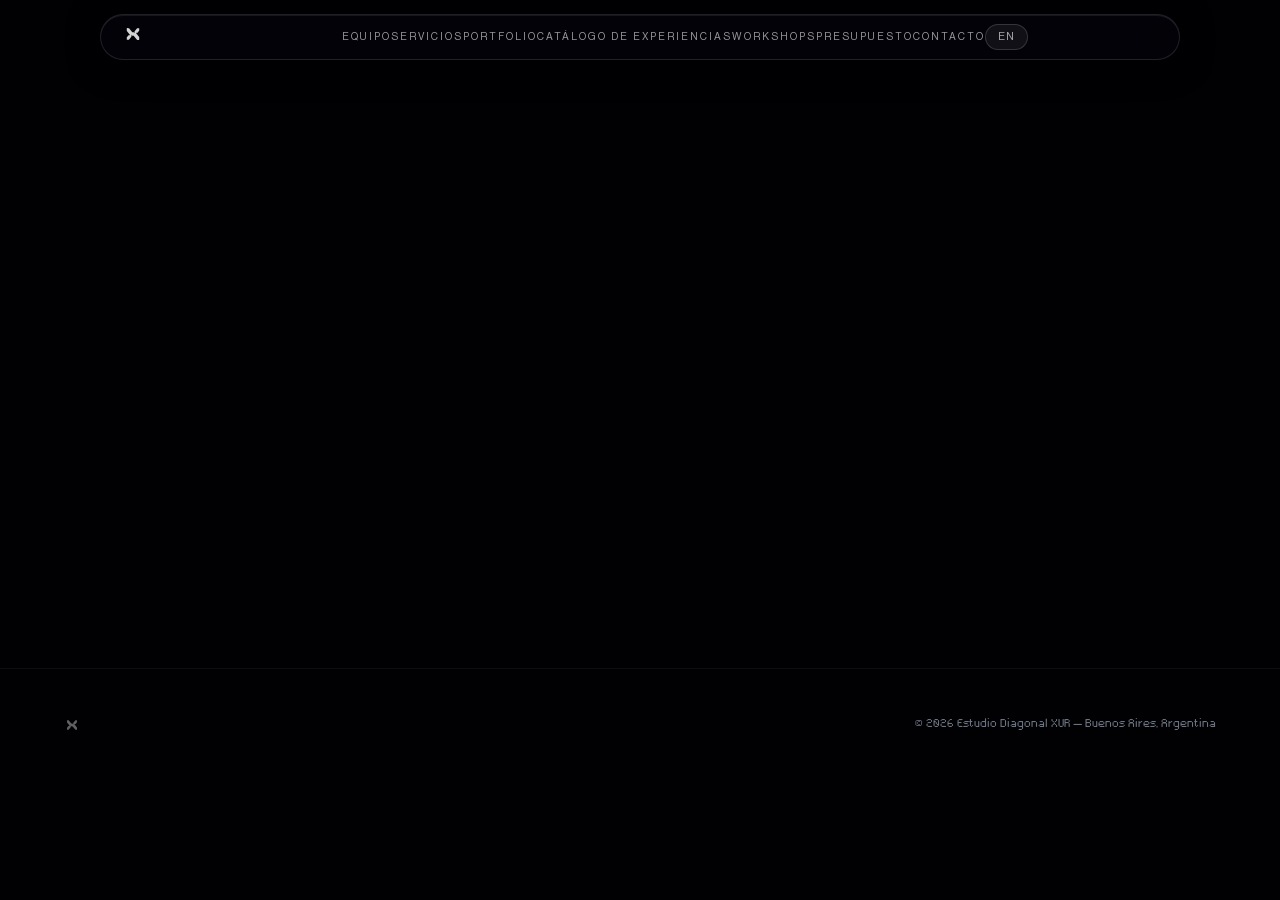
<file: catalogo/index.html>
<!DOCTYPE html>
<html lang="es">
<head>
    <meta charset="UTF-8">
    <meta name="viewport" content="width=device-width, initial-scale=1.0, maximum-scale=1.0, user-scalable=no">
    <title>Catálogo | XUR</title>
    <meta name="description" content="Estudio Diagonal XUR - Diseñamos experiencias inmersivas que integran arte, tecnología y luz.">
    <link rel="stylesheet" href="/style.css">
</head>
<body>
    <canvas id="particles"></canvas>
    <button id="mobile-preview-btn" title="Vista Mobile [M]" aria-label="Toggle mobile preview">📱</button>
    <nav class="navbar">
        <a href="/" class="nav-logo">
            <img src="/assets/logo-xur.svg" alt="XUR" class="nav-logo-img">
        </a>
        <button class="hamburger" id="hamburger" aria-label="Menú">
            <span></span><span></span><span></span>
        </button>
        <div class="nav-links" id="nav-links">
            <a href="/equipo/" data-i18n="nav-about">Quiénes somos</a>
            <a href="/servicios/" data-i18n="nav-services">Servicios</a>
            <a href="/servicios/" data-i18n="nav-portfolio">Portfolio</a>
            <a href="/catalogo/" data-i18n="catalog-title">Catálogo</a>
            <a href="/#workshops" data-i18n="nav-workshops">WORKSHOPS</a>
            <a href="/presupuesto/" data-i18n="nav-budget">CONTACTANOS</a>
            <a href="/contacto/" data-i18n="nav-contact">REDES</a>
            <button id="lang-btn" class="lang-btn">EN</button>
        </div>
    </nav>
    <section id="catalogo" class="catalog-section reveal">
        <div class="section-header">
            <span class="section-num">04.</span>
            <h2 data-i18n="catalog-title">Catálogo de Experiencias</h2>
        </div>
        <p class="section-intro" data-i18n="catalog-subtitle">SELECCIONÁ TU PRÓXIMA ACTIVACIÓN</p>
        
        <div class="catalog-controls">
            <div class="filter-group">
                <button class="filter-btn active" data-filter="all">TODOS</button>
                <button class="filter-btn" data-filter="01">INSTALACIONES</button>
                <button class="filter-btn" data-filter="03">PANTALLAS</button>
                <button class="filter-btn" data-filter="04">MAPPING</button>
                <button class="filter-btn" data-filter="mundial">MUNDIAL</button>
            </div>
            
            <div class="controls-right" style="display: flex; gap: 1rem; align-items: center; flex-wrap: wrap;">
                <div class="duration-control">
                    <label for="catalog-sort-select">ORDEN:</label>
                    <select id="catalog-sort-select" class="days-select">
                        <option value="default">POR DEFECTO</option>
                        <option value="popular">MÁS SOLICITADAS</option>
                        <option value="price-asc">PRECIO: DE MENOR A MAYOR</option>
                    </select>
                </div>
                <div class="duration-control">
                    <label for="catalog-days-select">DURACIÓN:</label>
                    <select id="catalog-days-select" class="days-select">
                        <option value="1">1 DÍA</option>
                        <option value="2">2 DÍAS</option>
                        <option value="3">3 DÍAS</option>
                        <option value="4">4 DÍAS</option>
                        <option value="5">5 DÍAS</option>
                        <option value="99">+5 DÍAS</option>
                    </select>
                </div>
            </div>
        </div>

        <div class="catalog-disclaimer">
            <p>* Todas las experiencias incluyen Armado, Evento y Desarme. El ajuste de branding de marca se puede cotizar como un extra.</p>
        </div>
        
        <div class="catalog-grid" id="catalog-render-grid">
            <!-- Poblamiento dinámico desde app.js -->
        </div>
    </section>


    <footer>
        <img src="/assets/logo-xur.svg" alt="XUR" class="footer-logo">
        <span>© 2026 Estudio Diagonal XUR — Buenos Aires, Argentina</span>
    </footer>
    <script src="/app.js"></script>
</body>
</html>
</file>
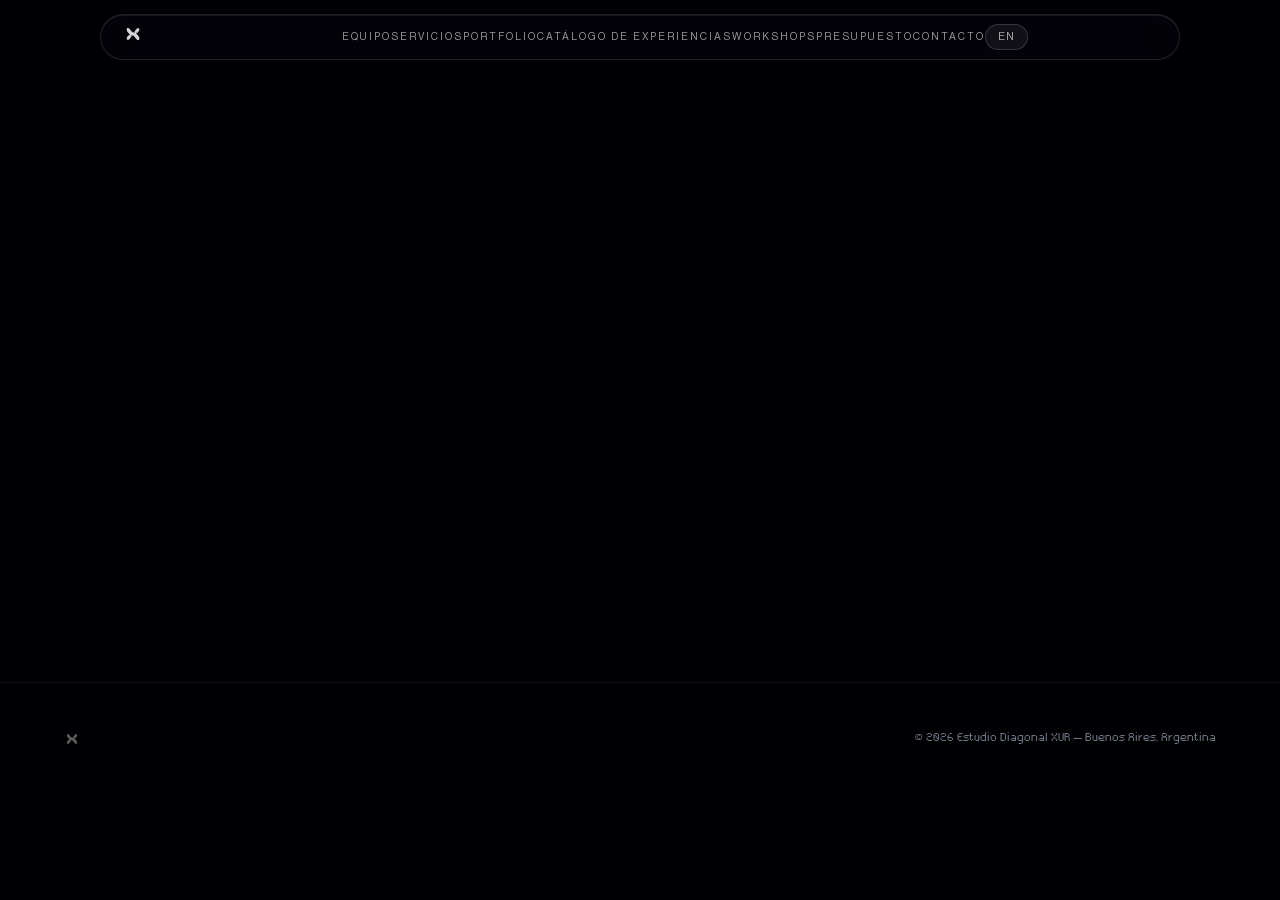
<file: contacto/index.html>
<!DOCTYPE html>
<html lang="es">
<head>
    <meta charset="UTF-8">
    <meta name="viewport" content="width=device-width, initial-scale=1.0, maximum-scale=1.0, user-scalable=no">
    <title>Contacto | XUR</title>
    <meta name="description" content="Estudio Diagonal XUR - Diseñamos experiencias inmersivas que integran arte, tecnología y luz.">
    <link rel="stylesheet" href="/style.css">
</head>
<body>
    <canvas id="particles"></canvas>
    <button id="mobile-preview-btn" title="Vista Mobile [M]" aria-label="Toggle mobile preview">📱</button>
    <nav class="navbar">
        <a href="/" class="nav-logo">
            <img src="/assets/logo-xur.svg" alt="XUR" class="nav-logo-img">
        </a>
        <button class="hamburger" id="hamburger" aria-label="Menú">
            <span></span><span></span><span></span>
        </button>
        <div class="nav-links" id="nav-links">
            <a href="/equipo/" data-i18n="nav-about">Quiénes somos</a>
            <a href="/servicios/" data-i18n="nav-services">Servicios</a>
            <a href="/servicios/" data-i18n="nav-portfolio">Portfolio</a>
            <a href="/catalogo/" data-i18n="catalog-title">Catálogo</a>
            <a href="/#workshops" data-i18n="nav-workshops">WORKSHOPS</a>
            <a href="/presupuesto/" data-i18n="nav-budget">CONTACTANOS</a>
            <a href="/contacto/" data-i18n="nav-contact">REDES</a>
            <button id="lang-btn" class="lang-btn">EN</button>
        </div>
    </nav>
    <section id="contacto" class="reveal">
        <div class="section-header">
            <span class="section-num">05.</span>
            <h2 data-i18n="contact-title">Redes</h2>
        </div>
        <div class="contact-grid-enhanced">
            <div class="contact-info-blocks">
                <a href="mailto:hola.xur@gmail.com" class="contact-method-card">
                    <div class="method-icon"><svg width="24" height="24" viewBox="0 0 24 24" fill="none" stroke="currentColor" stroke-width="2" stroke-linecap="round" stroke-linejoin="round"><path d="m22 2-7 20-4-9-9-4Z"/><path d="M22 2 11 13"/></svg></div>
                    <div class="method-detail">
                        <span class="method-label">Email</span>
                        <span class="method-value">hola.xur@gmail.com</span>
                    </div>
                </a>
                <a href="https://wa.me/5491161668051" target="_blank" class="contact-method-card">
                    <div class="method-icon"><svg width="24" height="24" viewBox="0 0 24 24" fill="none" stroke="currentColor" stroke-width="2" stroke-linecap="round" stroke-linejoin="round"><path d="M22 16.92v3a2 2 0 0 1-2.18 2 19.79 19.79 0 0 1-8.63-3.07 19.5 19.5 0 0 1-6-6 19.79 19.79 0 0 1-3.07-8.67A2 2 0 0 1 4.11 2h3a2 2 0 0 1 2 1.72 12.84 12.84 0 0 0 .7 2.81 2 2 0 0 1-.45 2.11L8.09 9.91a16 16 0 0 0 6 6l1.27-1.27a2 2 0 0 1 2.11-.45 12.84 12.84 0 0 0 2.81.7A2 2 0 0 1 22 16.92z"/></svg></div>
                    <div class="method-detail">
                        <span class="method-label">WhatsApp</span>
                        <span class="method-value">+54 9 11 6166 8051</span>
                    </div>
                </a>
                <div class="contact-method-card no-hover">
                    <div class="method-icon"><svg width="24" height="24" viewBox="0 0 24 24" fill="none" stroke="currentColor" stroke-width="2" stroke-linecap="round" stroke-linejoin="round"><path d="M20 10c0 6-8 12-8 12s-8-6-8-12a8 8 0 0 1 16 0Z"/><circle cx="12" cy="10" r="3"/></svg></div>
                    <div class="method-detail">
                        <span class="method-label">Ubicación</span>
                        <span class="method-value">Buenos Aires, Argentina</span>
                    </div>
                </div>
            </div>
            
            <div class="social-row">
                <a href="https://www.instagram.com/diagonalxur/" target="_blank" title="Instagram" class="social-pill">
                    <svg width="20" height="20" viewBox="0 0 24 24" fill="none" stroke="currentColor" stroke-width="2" stroke-linecap="round" stroke-linejoin="round"><rect width="20" height="20" x="2" y="2" rx="5" ry="5"/><path d="M16 11.37A4 4 0 1 1 12.63 8 4 4 0 0 1 16 11.37z"/><line x1="17.5" x2="17.51" y1="6.5" y2="6.5"/></svg>
                    <span>Instagram</span>
                </a>
                <a href="https://vimeo.com/diagonalxur" target="_blank" title="Vimeo" class="social-pill">
                    <svg width="20" height="20" viewBox="0 0 24 24" fill="none" stroke="currentColor" stroke-width="2" stroke-linecap="round" stroke-linejoin="round"><path d="M16.19 2H7.81C4.17 2 2 4.17 2 7.81v8.38C2 19.83 4.17 22 7.81 22h8.38c3.64 0 5.81-2.17 5.81-5.81V7.81C22 4.17 19.83 2 16.19 2zM15.26 12l-4.43 2.56c-.33.19-.75-.05-.75-.44V8.88c0-.39.42-.63.75-.44L15.26 11c.33.19.33.69 0 .88z"/></svg>
                    <span>Vimeo</span>
                </a>
                <a href="https://www.behance.net/diagonal-xur" target="_blank" title="Behance" class="social-pill">
                    <svg width="20" height="20" viewBox="0 0 24 24" fill="none" stroke="currentColor" stroke-width="2" stroke-linecap="round" stroke-linejoin="round"><path d="M11 12H3"/><path d="M3 6h4.5a2.5 2.5 0 0 1 0 5H3V6z"/><path d="M3 13h5a2.5 2.5 0 0 1 0 5H3v-5z"/><path d="M14 18c3.31 0 6-2.69 6-6s-2.69-6-6-6"/><path d="M14 12h6"/></svg>
                    <span>Behance</span>
                </a>
            </div>
        </div>
    </section>


    <footer>
        <img src="/assets/logo-xur.svg" alt="XUR" class="footer-logo">
        <span>© 2026 Estudio Diagonal XUR — Buenos Aires, Argentina</span>
    </footer>
    <script src="/app.js"></script>
</body>
</html>
</file>
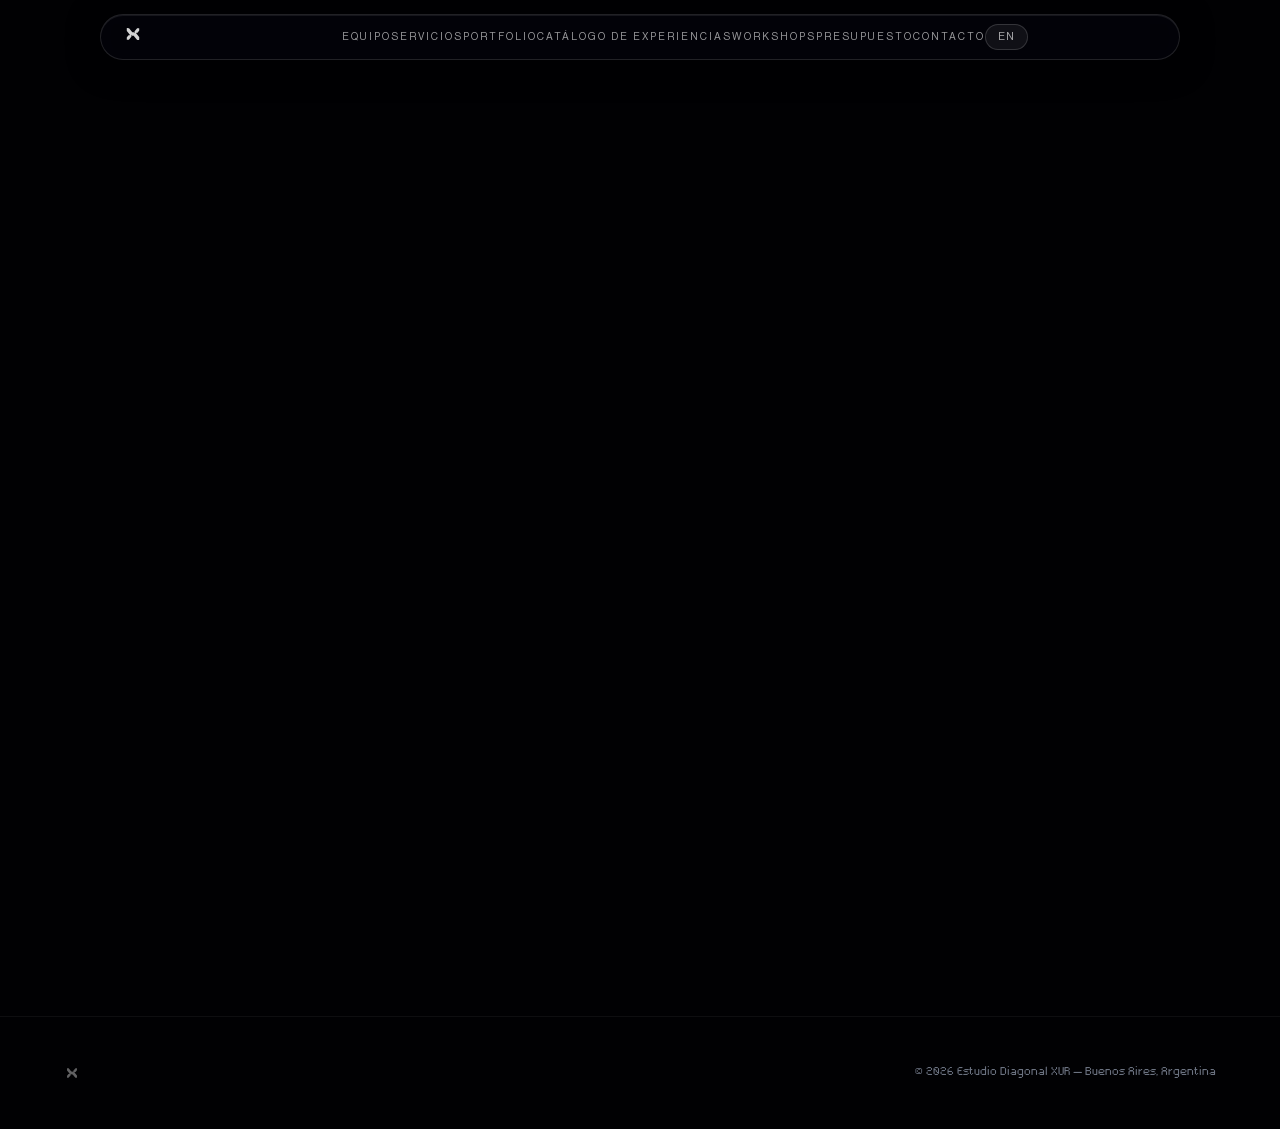
<file: equipo/index.html>
<!DOCTYPE html>
<html lang="es">
<head>
    <meta charset="UTF-8">
    <meta name="viewport" content="width=device-width, initial-scale=1.0, maximum-scale=1.0, user-scalable=no">
    <title>Equipo | XUR</title>
    <meta name="description" content="Estudio Diagonal XUR - Diseñamos experiencias inmersivas que integran arte, tecnología y luz.">
    <link rel="stylesheet" href="/style.css">
</head>
<body>
    <canvas id="particles"></canvas>
    <button id="mobile-preview-btn" title="Vista Mobile [M]" aria-label="Toggle mobile preview">📱</button>
    <nav class="navbar">
        <a href="/" class="nav-logo">
            <img src="/assets/logo-xur.svg" alt="XUR" class="nav-logo-img">
        </a>
        <button class="hamburger" id="hamburger" aria-label="Menú">
            <span></span><span></span><span></span>
        </button>
        <div class="nav-links" id="nav-links">
            <a href="/equipo/" data-i18n="nav-about">Quiénes somos</a>
            <a href="/servicios/" data-i18n="nav-services">Servicios</a>
            <a href="/servicios/" data-i18n="nav-portfolio">Portfolio</a>
            <a href="/catalogo/" data-i18n="catalog-title">Catálogo</a>
            <a href="/#workshops" data-i18n="nav-workshops">WORKSHOPS</a>
            <a href="/presupuesto/" data-i18n="nav-budget">CONTACTANOS</a>
            <a href="/contacto/" data-i18n="nav-contact">REDES</a>
            <button id="lang-btn" class="lang-btn">EN</button>
        </div>
    </nav>
    <section id="quienes-somos" class="reveal">
        <div class="section-header">
            <span class="section-num">01.</span>
            <h2 data-i18n="team-title">Quiénes somos</h2>
        </div>
        <div class="team-hero">
            <video src="/assets/video/ARMADO DIAGONAL XUR_LA RURAL_2-min.mp4" autoplay loop muted playsinline class="team-photo"></video>
            <div class="team-intro">
                <p class="section-intro" data-i18n="team-intro">Somos un colectivo de artistas, diseñadores, programadores, animadores y técnicos con varios años de experiencia en publicidad, eventos, shows internacionales, animación y diseño de objetos.</p>
            </div>
        </div>
        <div class="team-grid">
            <div class="team-card">
                <div class="card-glow"></div>
                <h3>Facundo Marrazzo</h3>
                <span class="role">effe.cinco</span>
                <p data-i18n="team-member-1">Artista visual / VJ especializado en arte generativo y experiencias interactivas. Experiencia en sistemas de interacción, tracking corporal, procesamiento espacial y visuales generativos aplicados a escena.</p>
            </div>
            <div class="team-card">
                <div class="card-glow"></div>
                <h3>Julieta Ver</h3>
                <span class="role">Julie Vtt</span>
                <p data-i18n="team-member-2">Diseñadora industrial y productora audiovisual con foco en realización, animación y producción técnica. Amplia experiencia en gestión y coordinación de proyectos de gran escala.</p>
            </div>
            <div class="team-card">
                <div class="card-glow"></div>
                <h3>Manuel Benavidez</h3>
                <span class="role">Manuu_raw</span>
                <p data-i18n="team-member-3">Artista multimedia y técnico audiovisual especializado en la integración y sincronización de sistemas de luz, video y sonido.</p>
            </div>
        </div>
    </section>


    <footer>
        <img src="/assets/logo-xur.svg" alt="XUR" class="footer-logo">
        <span>© 2026 Estudio Diagonal XUR — Buenos Aires, Argentina</span>
    </footer>
    <script src="/app.js"></script>
</body>
</html>
</file>
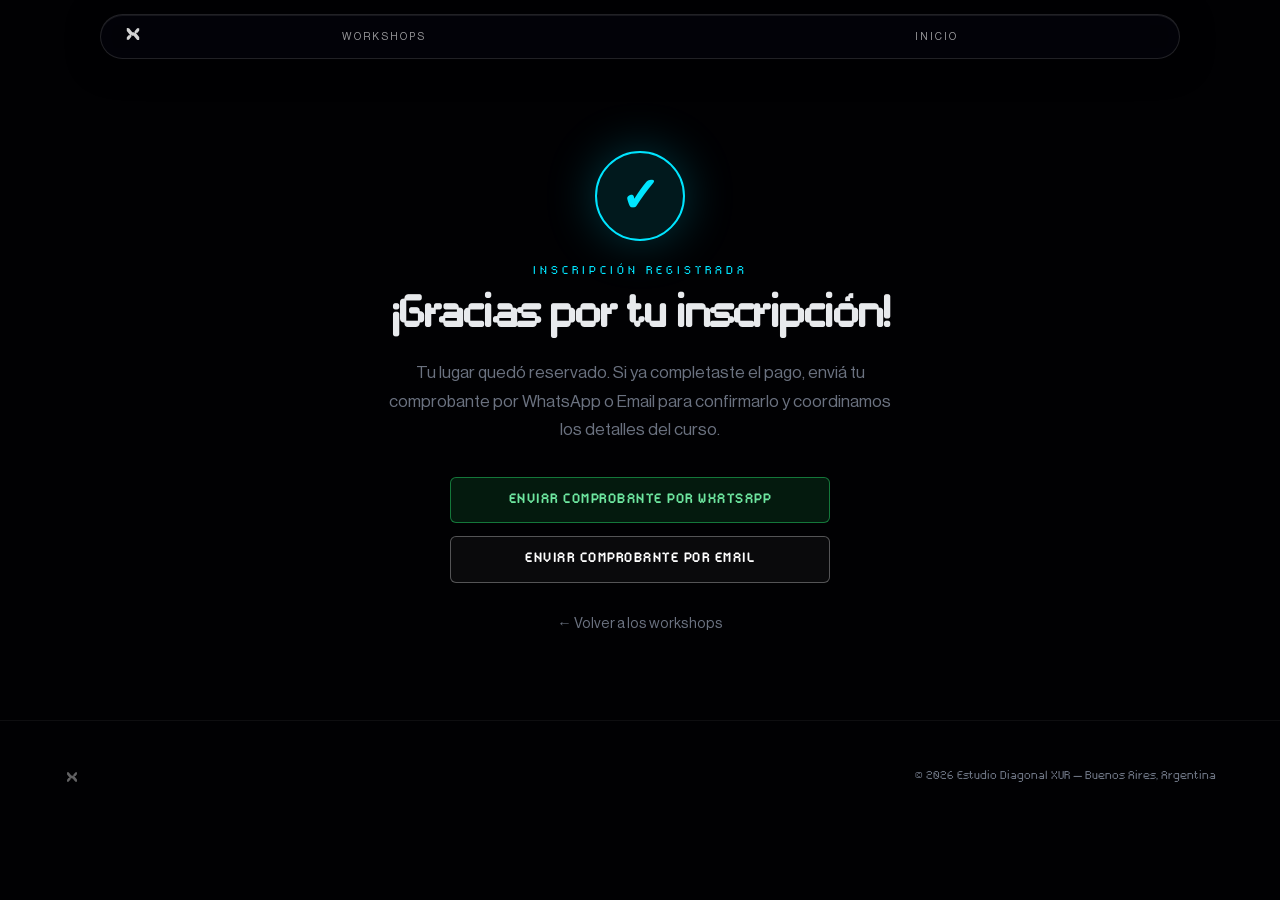
<file: pago-exitoso/index.html>
<!DOCTYPE html>
<html lang="es">
<head>
    <meta charset="UTF-8">
    <meta name="viewport" content="width=device-width, initial-scale=1.0, maximum-scale=1.0, user-scalable=no">
    <title>Pago recibido | XUR</title>
    <meta name="description" content="Gracias por tu inscripción al workshop de DIAGONAL XUR.">
    <link rel="stylesheet" href="/style.css">
</head>
<body>
    <canvas id="particles"></canvas>
    <nav class="navbar">
        <a href="/" class="nav-logo">
            <img src="/assets/logo-xur.svg" alt="XUR" class="nav-logo-img">
        </a>
        <div class="nav-links" id="nav-links">
            <a href="/#workshops">WORKSHOPS</a>
            <a href="/">INICIO</a>
        </div>
    </nav>

    <section class="pago-exitoso">
        <div class="pe-icon">✓</div>
        <span class="pe-kicker">INSCRIPCIÓN REGISTRADA</span>
        <h1>¡Gracias por tu inscripción!</h1>
        <p class="pe-desc">
            Tu lugar quedó reservado. Si ya completaste el pago, enviá tu comprobante
            por WhatsApp o Email para confirmarlo y coordinamos los detalles del curso.
        </p>

        <div class="pe-acciones">
            <a href="https://wa.me/5491161668051?text=Hola!%20Acabo%20de%20completar%20el%20pago%20de%20mi%20inscripción%20al%20workshop%20de%20DIAGONAL%20XUR.%20Adjunto%20mi%20comprobante." target="_blank" class="pe-btn wa">Enviar comprobante por WhatsApp</a>
            <a href="mailto:hola.xur@gmail.com?subject=Comprobante%20de%20pago%20-%20Workshop&body=Hola!%20Adjunto%20mi%20comprobante%20de%20pago%20de%20la%20inscripción%20al%20workshop." class="pe-btn mail">Enviar comprobante por Email</a>
        </div>

        <a href="/#workshops" class="pe-volver">← Volver a los workshops</a>
    </section>

    <footer>
        <img src="/assets/logo-xur.svg" alt="XUR" class="footer-logo">
        <span>© 2026 Estudio Diagonal XUR — Buenos Aires, Argentina</span>
    </footer>

    <script src="/app.js"></script>
    <style>
        .pago-exitoso {
            min-height: 80vh;
            display: flex;
            flex-direction: column;
            align-items: center;
            justify-content: center;
            text-align: center;
            padding: 8rem 2rem 4rem;
        }
        .pe-icon {
            width: 90px; height: 90px;
            border-radius: 50%;
            background: rgba(0,229,255,0.1);
            border: 2px solid var(--accent);
            color: var(--accent);
            font-size: 3rem;
            font-weight: 900;
            display: flex;
            align-items: center;
            justify-content: center;
            margin-bottom: 1.5rem;
            box-shadow: 0 0 50px rgba(0,229,255,0.25);
            animation: pe-pop 0.6s var(--ease);
        }
        @keyframes pe-pop {
            0% { transform: scale(0.5); opacity: 0; }
            60% { transform: scale(1.08); }
            100% { transform: scale(1); opacity: 1; }
        }
        .pe-kicker {
            font-family: var(--font-mono);
            font-size: 0.72rem;
            letter-spacing: 4px;
            text-transform: uppercase;
            color: var(--accent);
            margin-bottom: 0.8rem;
        }
        .pago-exitoso h1 {
            font-size: 2.8rem;
            font-weight: 900;
            letter-spacing: -1px;
            margin-bottom: 1.2rem;
        }
        .pe-desc {
            color: var(--text-dim);
            font-size: 1.05rem;
            line-height: 1.7;
            max-width: 520px;
            margin-bottom: 2rem;
        }
        .pe-acciones {
            display: flex;
            flex-direction: column;
            gap: 0.8rem;
            width: 100%;
            max-width: 380px;
            margin-bottom: 2rem;
        }
        .pe-btn {
            display: flex;
            align-items: center;
            justify-content: center;
            gap: 0.6rem;
            padding: 0.95rem;
            border-radius: 6px;
            font-family: var(--font-mono);
            font-size: 0.8rem;
            font-weight: 700;
            letter-spacing: 1.5px;
            text-transform: uppercase;
            text-decoration: none;
            transition: all 0.3s var(--ease);
        }
        .pe-btn.wa {
            background: rgba(37,211,102,0.12);
            border: 1px solid rgba(37,211,102,0.5);
            color: #6ee7a0;
        }
        .pe-btn.wa:hover { background: rgba(37,211,102,0.2); box-shadow: 0 0 24px rgba(37,211,102,0.3); }
        .pe-btn.mail {
            background: rgba(255,255,255,0.04);
            border: 1px solid rgba(255,255,255,0.3);
            color: #fff;
        }
        .pe-btn.mail:hover { border-color: var(--accent); box-shadow: 0 0 20px rgba(0,229,255,0.2); }
        .pe-volver {
            color: var(--text-dim);
            text-decoration: none;
            font-size: 0.9rem;
            transition: color 0.3s;
        }
        .pe-volver:hover { color: var(--accent); }
        @media (max-width: 768px) {
            .pago-exitoso h1 { font-size: 2rem; }
        }
    </style>
</body>
</html>
</file>
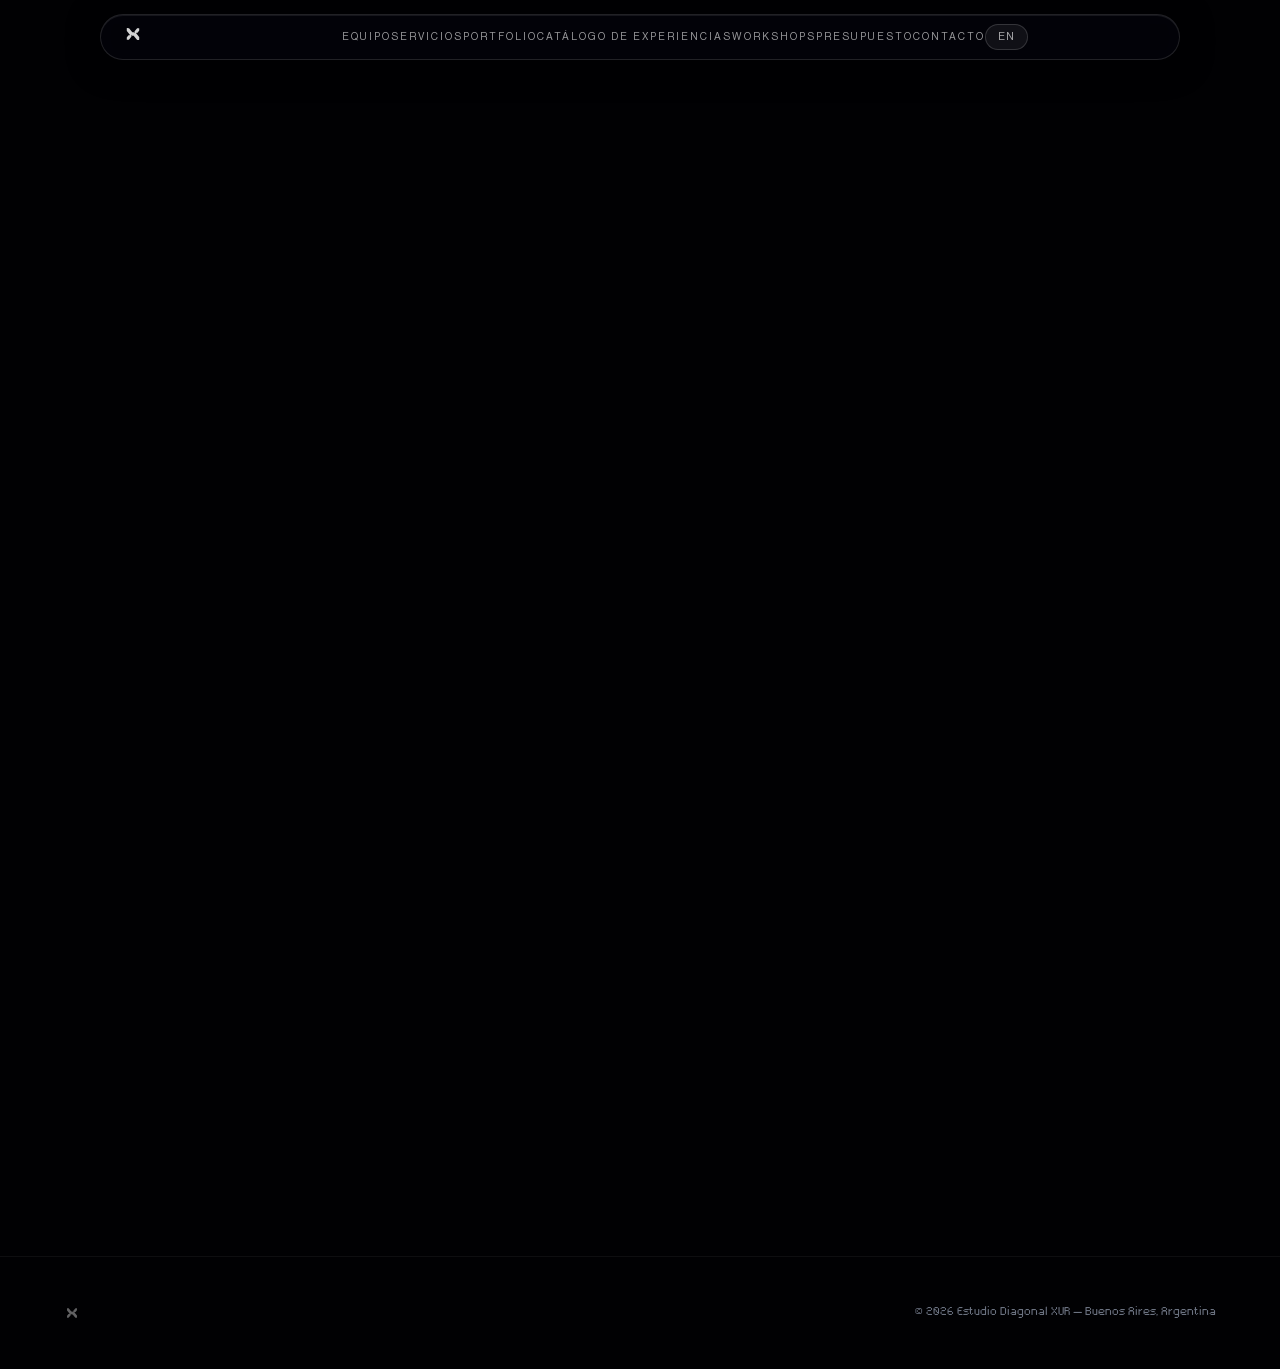
<file: presupuesto/index.html>
<!DOCTYPE html>
<html lang="es">
<head>
    <meta charset="UTF-8">
    <meta name="viewport" content="width=device-width, initial-scale=1.0, maximum-scale=1.0, user-scalable=no">
    <title>Presupuesto | XUR</title>
    <meta name="description" content="Estudio Diagonal XUR - Diseñamos experiencias inmersivas que integran arte, tecnología y luz.">
    <link rel="stylesheet" href="/style.css">
</head>
<body>
    <canvas id="particles"></canvas>
    <button id="mobile-preview-btn" title="Vista Mobile [M]" aria-label="Toggle mobile preview">📱</button>
    <nav class="navbar">
        <a href="/" class="nav-logo">
            <img src="/assets/logo-xur.svg" alt="XUR" class="nav-logo-img">
        </a>
        <button class="hamburger" id="hamburger" aria-label="Menú">
            <span></span><span></span><span></span>
        </button>
        <div class="nav-links" id="nav-links">
            <a href="/equipo/" data-i18n="nav-about">Quiénes somos</a>
            <a href="/servicios/" data-i18n="nav-services">Servicios</a>
            <a href="/servicios/" data-i18n="nav-portfolio">Portfolio</a>
            <a href="/catalogo/" data-i18n="catalog-title">Catálogo</a>
            <a href="/#workshops" data-i18n="nav-workshops">WORKSHOPS</a>
            <a href="/presupuesto/" data-i18n="nav-budget">CONTACTANOS</a>
            <a href="/contacto/" data-i18n="nav-contact">REDES</a>
            <button id="lang-btn" class="lang-btn">EN</button>
        </div>
    </nav>
    <section id="presupuesto" class="reveal">
        <div class="section-header">
            <span class="section-num">06.</span>
            <h2 data-i18n="budget-title">Contactanos</h2>
        </div>
        
        <p class="budget-intro" data-i18n="budget-intro">Contanos tu idea</p>

        <div class="budget-wizard" id="main-wizard" style="margin-top: 2rem;">
            <div class="wizard-progress">
                <span class="step-indicator" data-i18n="wiz-step-text">STEP <span id="current-step">01</span> / 05</span>
                <div class="progress-bar-container">
                    <div class="progress-bar" id="wiz-progress"></div>
                </div>
            </div>

            <!-- STEP 1: Escala -->
            <div class="wizard-step active" data-step="1">
                <h3 data-i18n="wiz-step-1-title">ESCALA DEL PROYECTO</h3>
                <div class="option-grid" style="display: grid; grid-template-columns: repeat(2, 1fr); gap: 1rem;">
                    <button class="option-card" data-value="Club / Private">
                        <span class="opt-icon">🎵</span>
                        <strong data-i18n="wiz-opt-1-1">Club / Private</strong>
                        <span data-i18n="wiz-opt-1-1-desc">Espacios íntimos o eventos privados.</span>
                    </button>
                    <button class="option-card" data-value="Corporativo">
                        <span class="opt-icon">🏢</span>
                        <strong data-i18n="wiz-opt-1-2">Corporativo</strong>
                        <span data-i18n="wiz-opt-1-2-desc">Lanzamientos de marca, ferias o stands.</span>
                    </button>
                    <button class="option-card" data-value="Festival / Estadio">
                        <span class="opt-icon">🎪</span>
                        <strong data-i18n="wiz-opt-1-3">Festival / Estadio</strong>
                        <span data-i18n="wiz-opt-1-3-desc">Grandes audiencias y escenarios masivos.</span>
                    </button>
                    <button class="option-card" data-value="Permanente">
                        <span class="opt-icon">🏛️</span>
                        <strong data-i18n="wiz-opt-1-4">Permanente</strong>
                        <span data-i18n="wiz-opt-1-4-desc">Instalaciones fijas en museos o locales.</span>
                    </button>
                </div>
            </div>

            <!-- STEP 2: Servicio -->
            <div class="wizard-step" data-step="2">
                <h3 data-i18n="wiz-step-2-title">TIPO DE SERVICIO</h3>
                <div class="option-grid" style="display: grid; grid-template-columns: repeat(2, 1fr); gap: 1rem;">
                    <button class="option-card" data-value="Instalación Interactiva">
                        <span class="opt-icon">🕳️</span>
                        <strong data-i18n="wiz-opt-2-1">Instalación Interactiva</strong>
                        <span data-i18n="wiz-opt-2-1-desc">Piso, pared o estructura reactiva.</span>
                    </button>
                    <button class="option-card" data-value="Laser / Luz">
                        <span class="opt-icon">✨</span>
                        <strong data-i18n="wiz-opt-2-2">Diseño Lumínico / Laser</strong>
                        <span data-i18n="wiz-opt-2-2-desc">Cortinas de luz, columnas, efectos.</span>
                    </button>
                    <button class="option-card" data-value="Touch / Tótem">
                        <span class="opt-icon">🖱️</span>
                        <strong data-i18n="wiz-opt-2-3">Pantalla Táctil / Tótem</strong>
                        <span data-i18n="wiz-opt-2-3-desc">Interfaz digital interactiva.</span>
                    </button>
                    <button class="option-card" data-value="Gamificación">
                        <span class="opt-icon">🎮</span>
                        <strong data-i18n="wiz-opt-2-4">Juego / Gamificación</strong>
                        <span data-i18n="wiz-opt-2-4-desc">Competencia, ranking, sorteos.</span>
                    </button>
                    <button class="option-card" data-value="Sincro Laser">
                        <span class="opt-icon">🌟</span>
                        <strong data-i18n="wiz-opt-2-5">Sincro Láser</strong>
                        <span data-i18n="wiz-opt-2-5-desc">Show de video + láser sincronizado.</span>
                    </button>
                    <button class="option-card" data-value="Combo">
                        <span class="opt-icon">📦</span>
                        <strong data-i18n="wiz-opt-2-6">Combo / Multiservicios</strong>
                        <span data-i18n="wiz-opt-2-6-desc">Dos o más servicios combinados.</span>
                    </button>
                </div>
            </div>

            <!-- STEP 3: Presupuesto Estimado -->
            <div class="wizard-step" data-step="3">
                <h3 data-i18n="wiz-step-3b-title">PRESUPUESTO ESTIMADO (USD)</h3>
                <div class="option-grid" style="display: grid; grid-template-columns: repeat(2, 1fr); gap: 1rem;">
                    <button class="option-card" data-value="menos de 2000">
                        <strong>Menos de 2.000</strong>
                    </button>
                    <button class="option-card" data-value="2 a 5000">
                        <strong>2.000 a 5.000</strong>
                    </button>
                    <button class="option-card" data-value="5 a 10000">
                        <strong>5.000 a 10.000</strong>
                    </button>
                    <button class="option-card" data-value="10k a 20k">
                        <strong>10.000 a 20.000</strong>
                    </button>
                    <button class="option-card" data-value="20 a 30">
                        <strong>20.000 a 30.000</strong>
                    </button>
                    <button class="option-card" data-value="mas de 30">
                        <strong>Más de 30.000</strong>
                    </button>
                </div>
            </div>

            <!-- STEP 4: Detalles -->
            <div class="wizard-step" data-step="4">
                <h3 data-i18n="wiz-step-3-title">DETALLES DEL EVENTO</h3>
                <div class="form-grid">
                    <div class="form-field">
                        <label data-i18n="f-date">Fecha estimada</label>
                        <input type="date" id="budget-date" style="background: rgba(255,255,255,0.05); border: 1px solid var(--border); color: white; padding: 10px; width: 100%;">
                    </div>
                    <div class="form-field">
                        <label data-i18n="f-dur">Duración (días)</label>
                        <select id="budget-duration" style="background: rgba(12,12,30,0.9); border: 1px solid var(--border); color: white; padding: 10px; width: 100%;">
                            <option value="1 día" data-i18n="opt-1d">1 día</option>
                            <option value="2-3 días" data-i18n="opt-23d">2-3 días</option>
                            <option value="1 semana" data-i18n="opt-1w">1 semana</option>
                            <option value="Permanente" data-i18n="opt-perm">Permanente</option>
                        </select>
                    </div>
                    <div class="form-field">
                        <label data-i18n="f-loc">Ubicación</label>
                        <input type="text" id="budget-location" placeholder="Ciudad o venue" style="background: rgba(255,255,255,0.05); border: 1px solid var(--border); color: white; padding: 10px; width: 100%;">
                    </div>
                    <div class="form-field">
                        <label data-i18n="f-aud">Audiencia estimada</label>
                        <select id="budget-audience" style="background: rgba(12,12,30,0.9); border: 1px solid var(--border); color: white; padding: 10px; width: 100%;">
                            <option data-i18n="aud-1">Hasta 50 personas</option>
                            <option data-i18n="aud-2">50-200 personas</option>
                            <option data-i18n="aud-3">200-1000 personas</option>
                            <option data-i18n="aud-4">+1000 personas</option>
                        </select>
                    </div>
                </div>
            </div>

            <!-- STEP 5: Contacto -->
            <div class="wizard-step" data-step="5">
                <h3 data-i18n="wiz-step-4-title">DATOS DE CONTACTO</h3>
                <div class="form-grid">
                    <div class="form-field">
                        <label data-i18n="f-name">Nombre / Empresa</label>
                        <input type="text" id="budget-name" placeholder="" style="background: rgba(255,255,255,0.05); border: 1px solid var(--border); color: white; padding: 10px; width: 100%;">
                    </div>
                    <div class="form-field">
                        <label data-i18n="f-email">Email</label>
                        <input type="email" id="budget-email" placeholder="tu@email.com" style="background: rgba(255,255,255,0.05); border: 1px solid var(--border); color: white; padding: 10px; width: 100%;">
                    </div>
                    <div class="form-field full" style="grid-column: 1 / -1; margin-top: 1rem;">
                        <label data-i18n="f-notes">Notas adicionales</label>
                        <textarea id="budget-notes" rows="3" placeholder="" style="background: rgba(255,255,255,0.05); border: 1px solid var(--border); color: white; padding: 10px; width: 100%; resize: none;"></textarea>
                    </div>
                </div>
            </div>

            <!-- Resumen final -->
            <div class="wizard-step" data-step="6">
                <h3 data-i18n="wiz-step-5-title">✔ SOLICITUD ENVIADA</h3>
                <div id="budget-summary" style="margin-top: 1rem;"></div>
            </div>

            <div class="wizard-nav" style="display: flex; gap: 1rem; margin-top: 2rem;">
                <button class="wiz-btn wiz-back" id="wiz-back" style="display:none; flex: 1; padding: 1rem; background: transparent; border: 1px solid var(--border); color: white; cursor: pointer;" data-i18n="wiz-back">← ATRÁS</button>
                <button class="wiz-btn wiz-next" id="wiz-next" style="flex: 1; padding: 1rem; background: var(--accent); border: none; color: black; cursor: pointer; font-weight: 700;" data-i18n="wiz-next">SIGUIENTE →</button>
            </div>
            <p class="budget-disclaimer" style="font-size: 0.7rem; color: var(--text-dim); margin-top: 1.5rem; text-align: center;" data-i18n="wiz-disclaimer">* El resultado es una estimación técnica basada en la complejidad de hardware y software.</p>
        </div>
    </section>


    <footer>
        <img src="/assets/logo-xur.svg" alt="XUR" class="footer-logo">
        <span>© 2026 Estudio Diagonal XUR — Buenos Aires, Argentina</span>
    </footer>
    <script src="/app.js"></script>
</body>
</html>
</file>
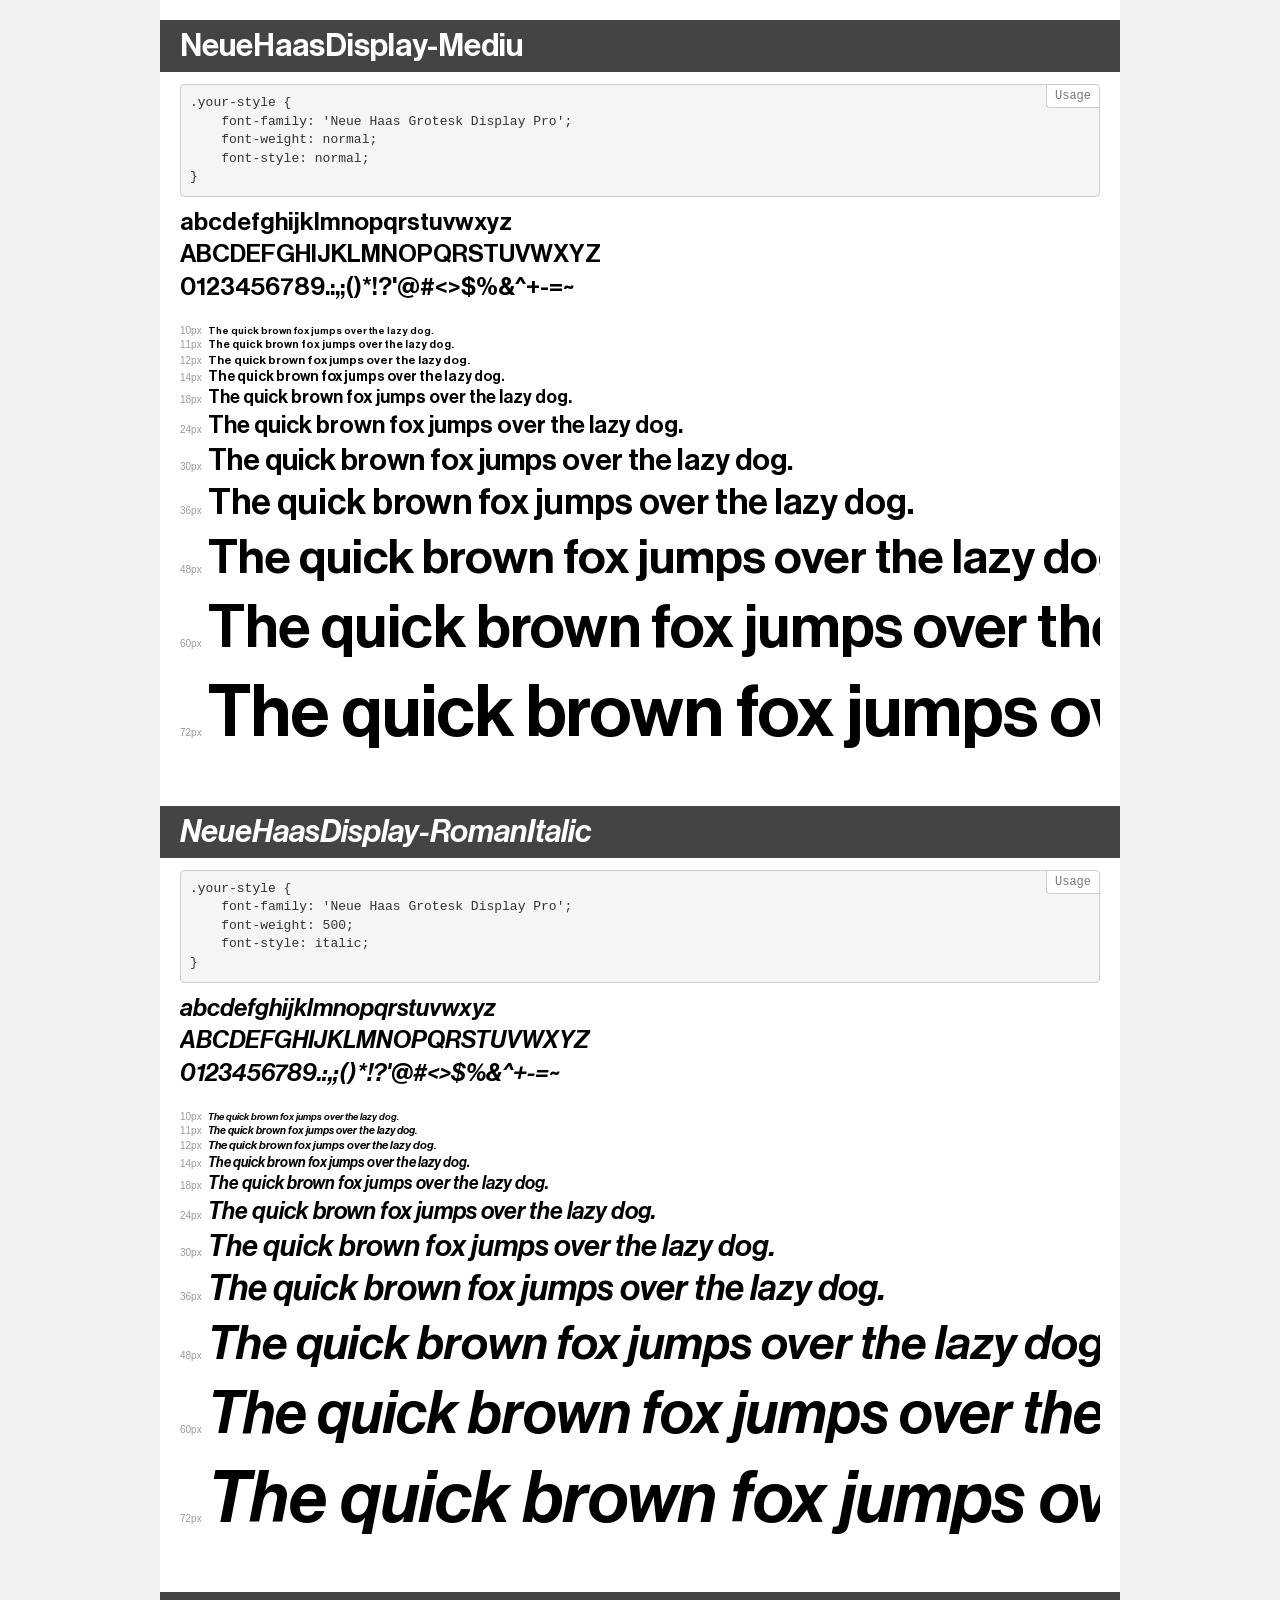
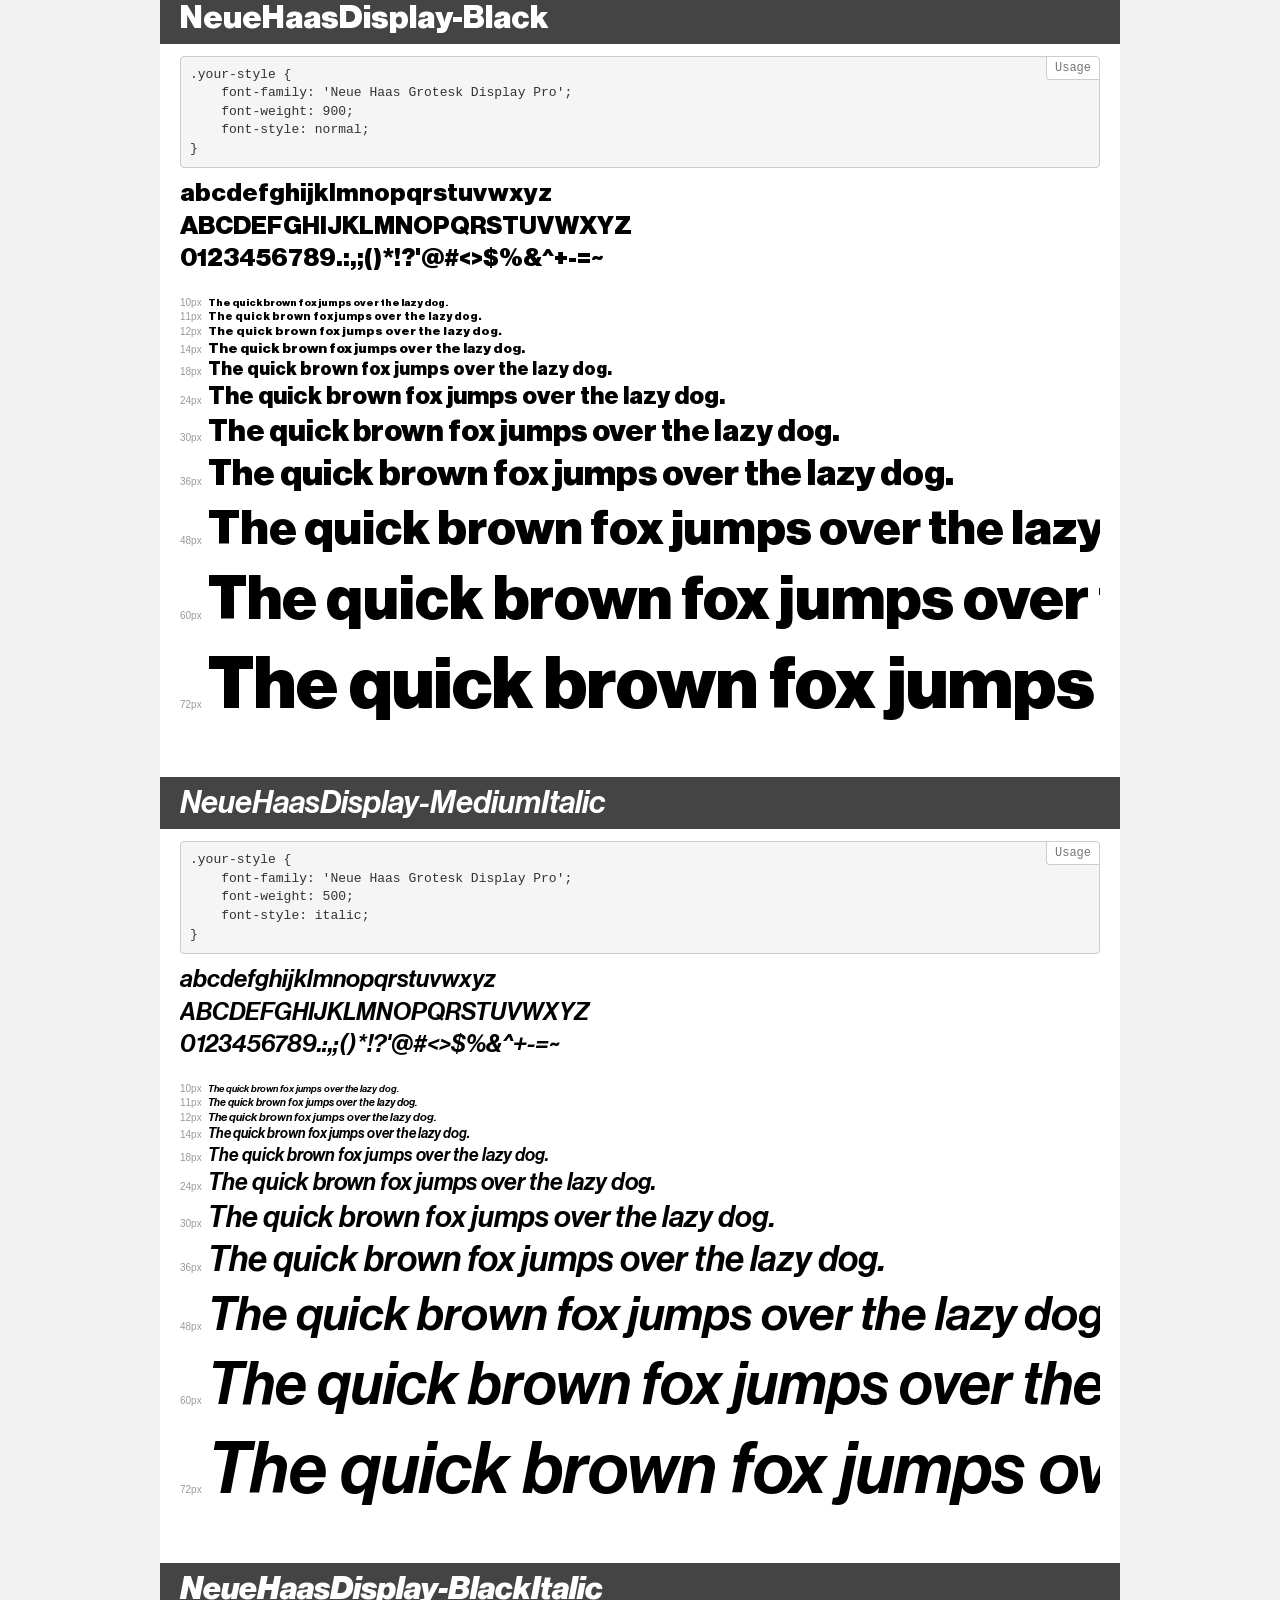
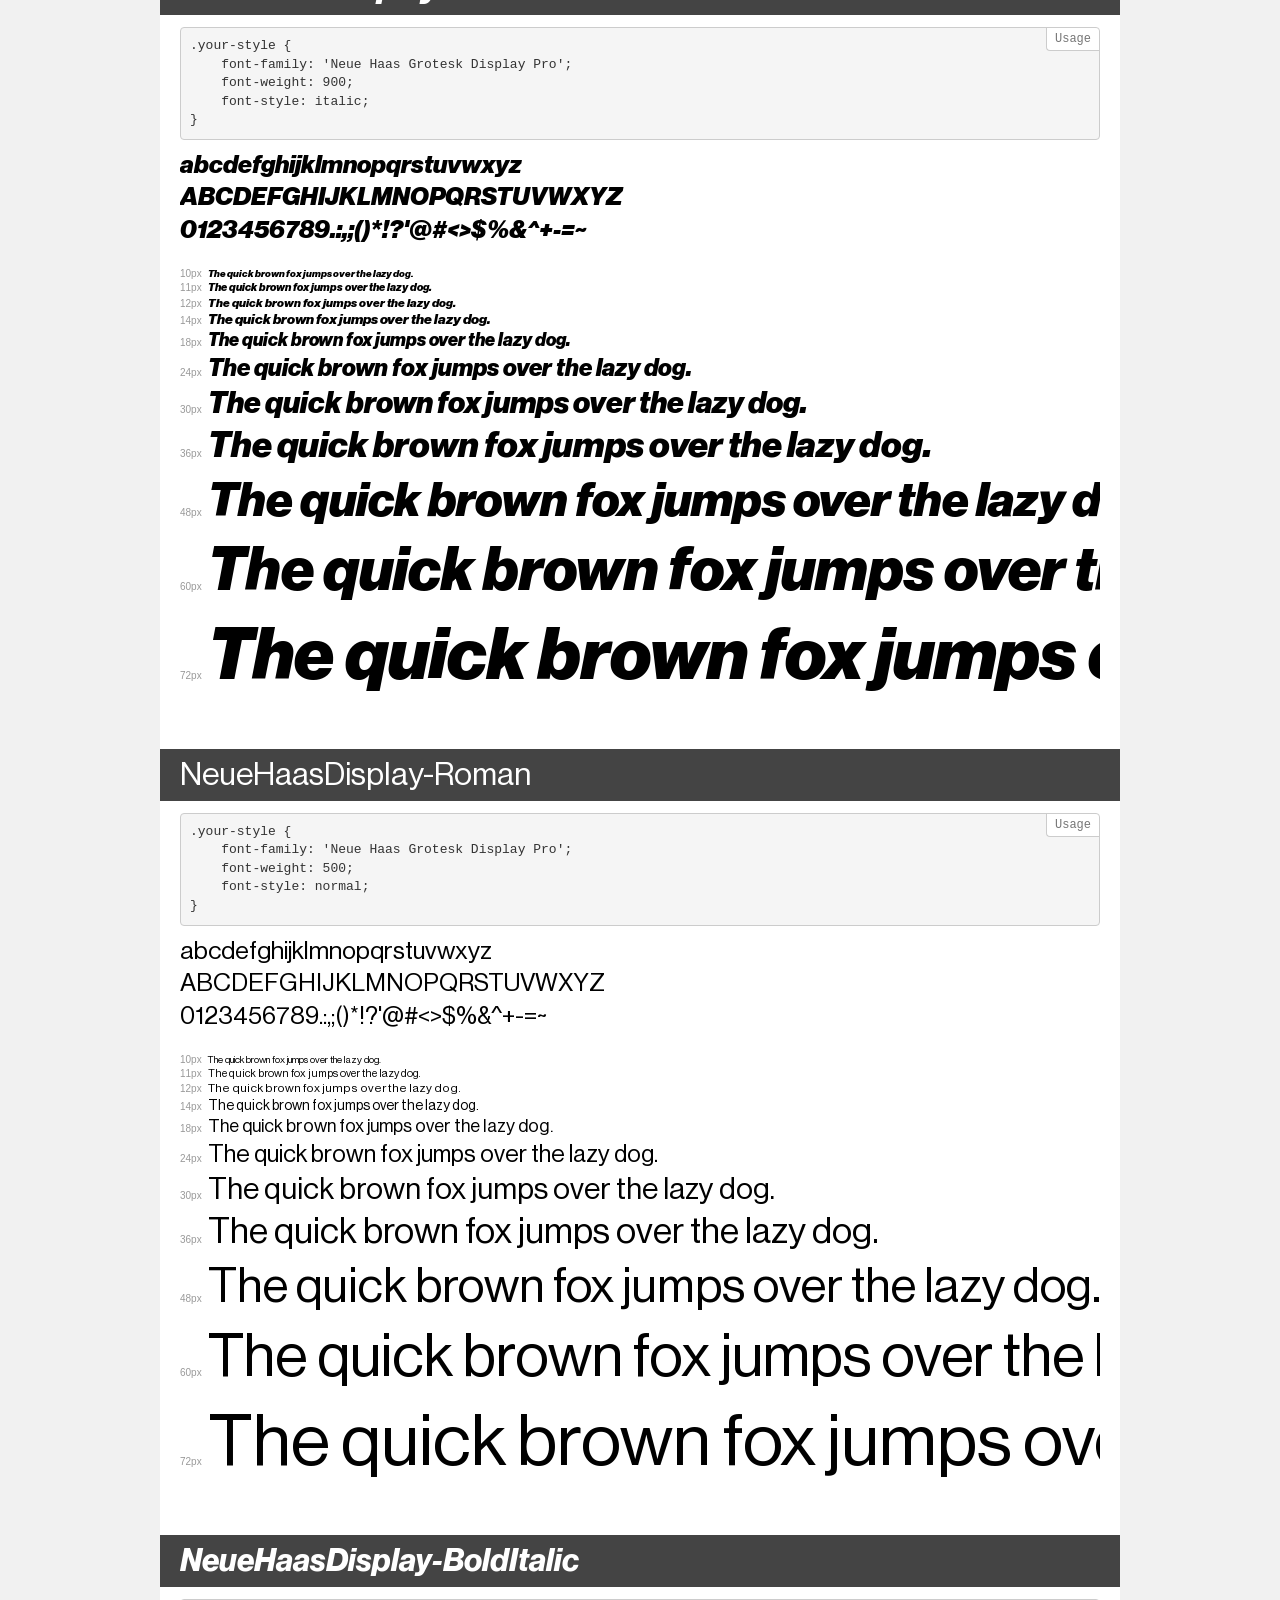
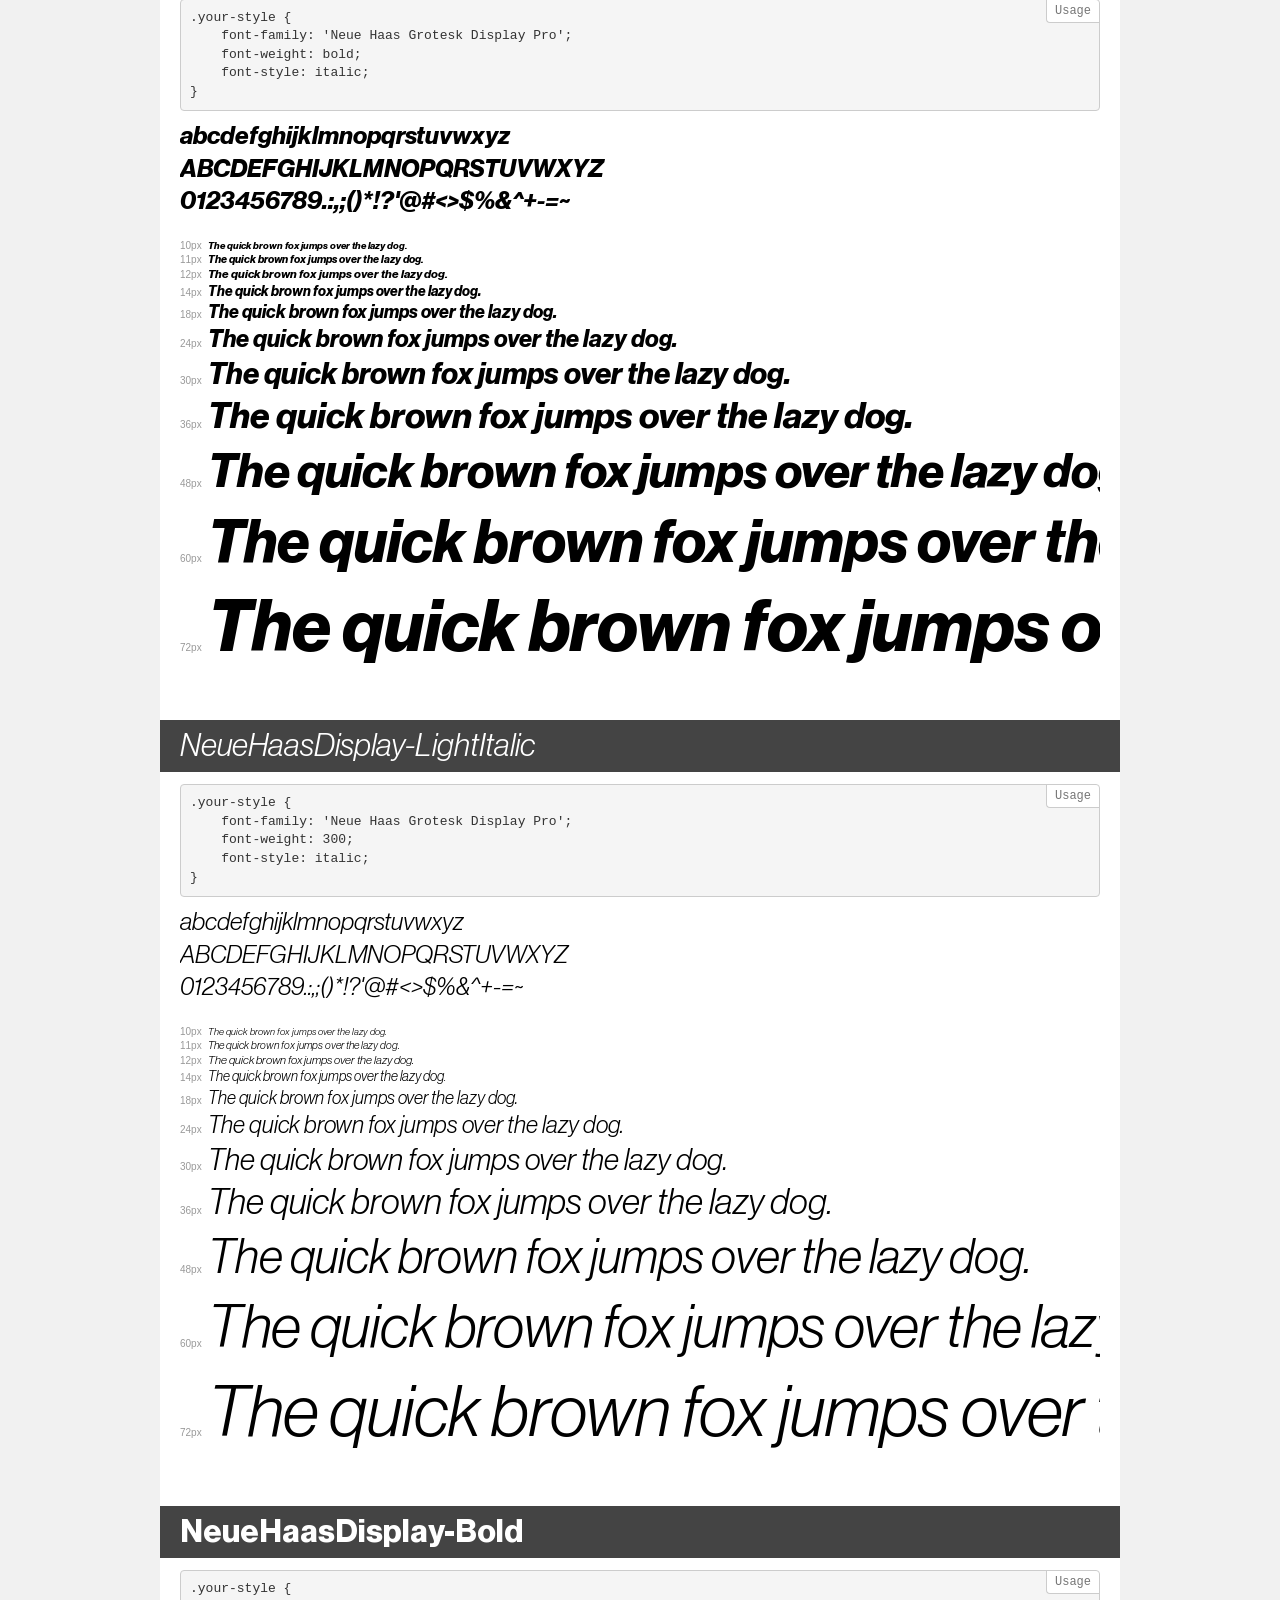
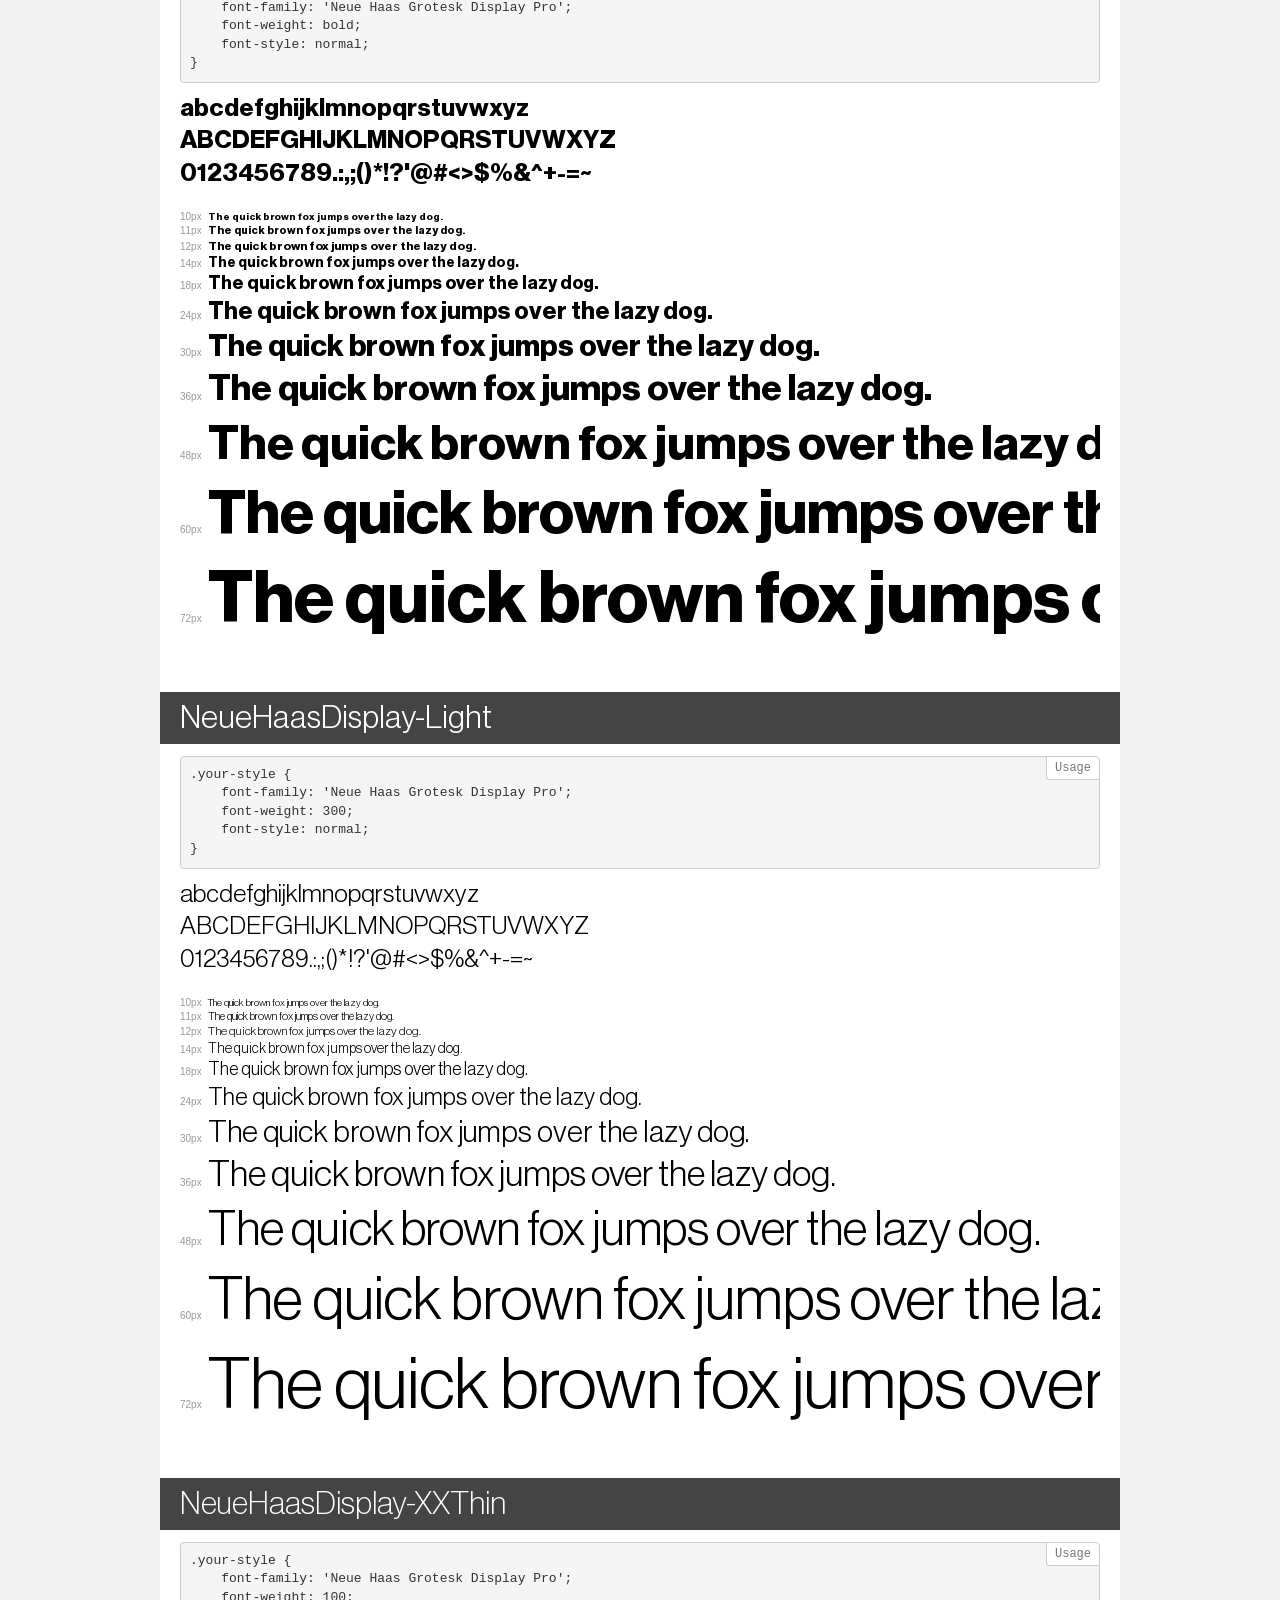
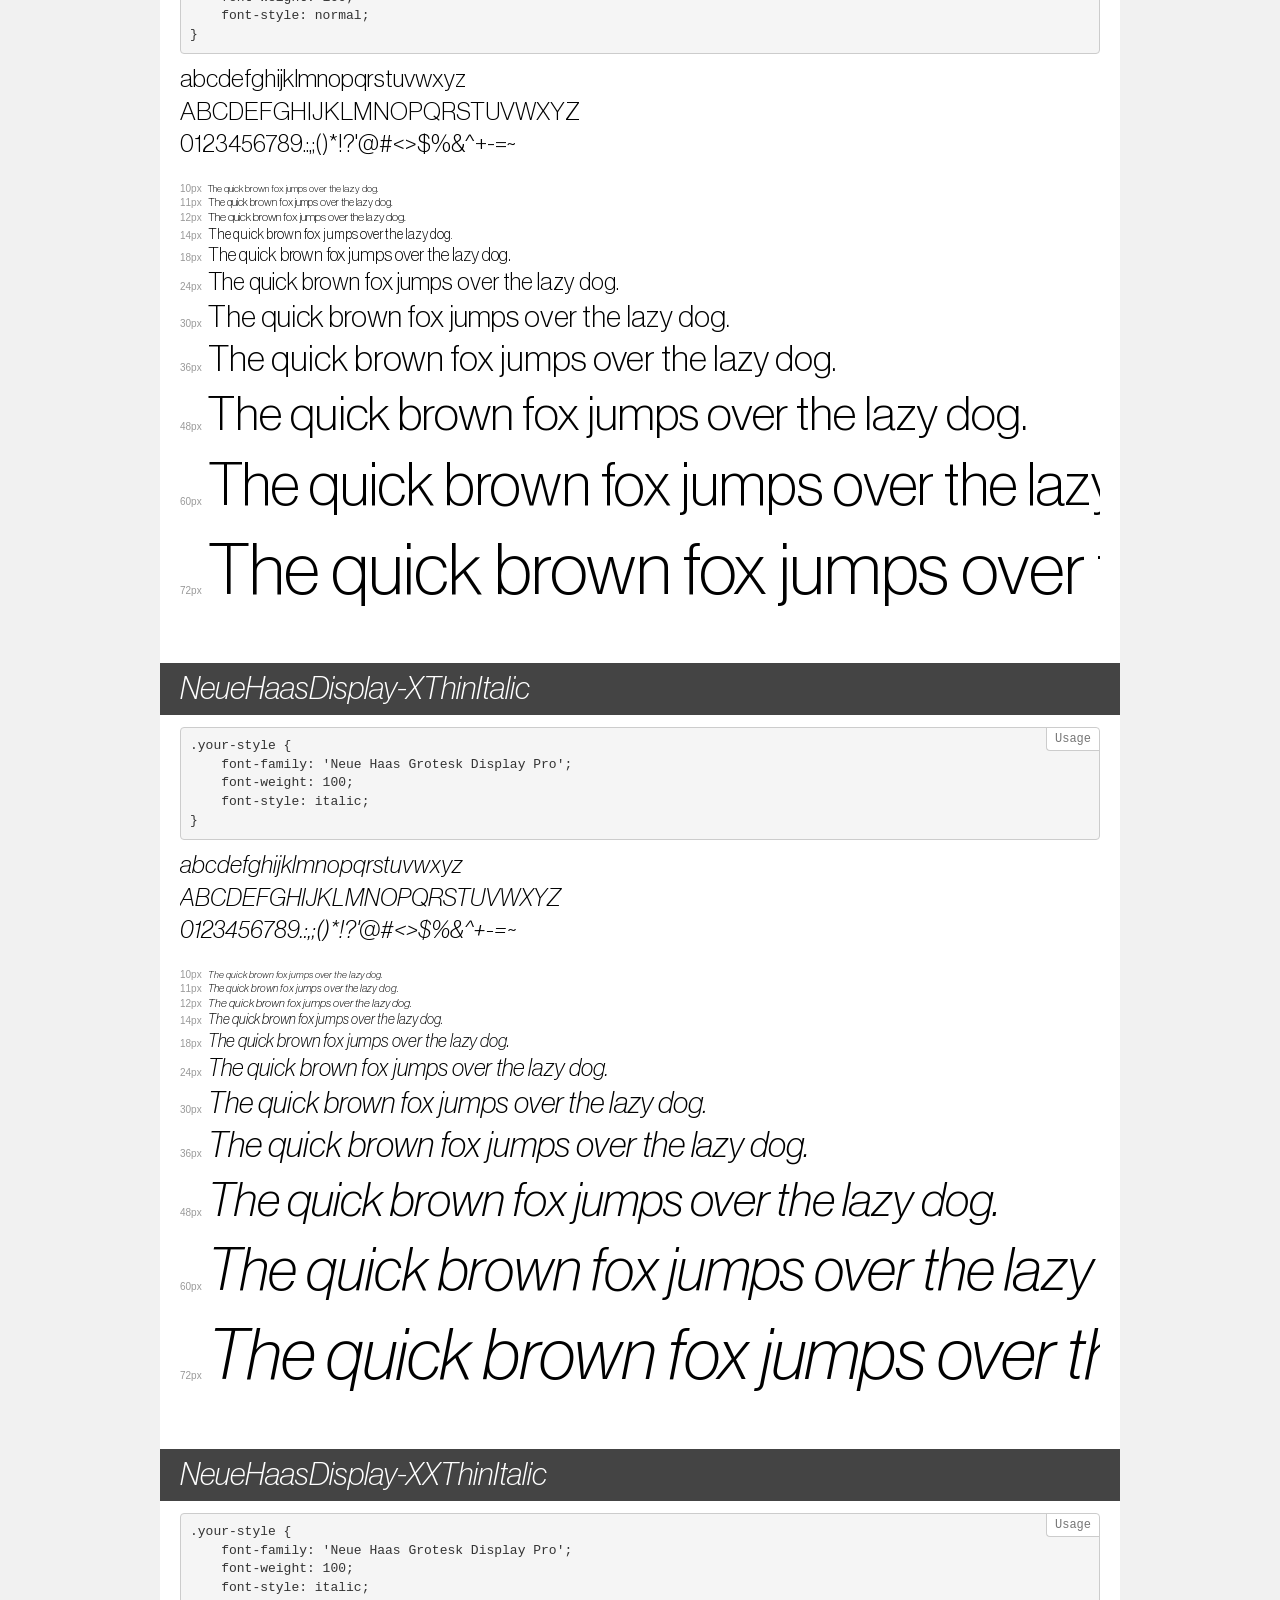
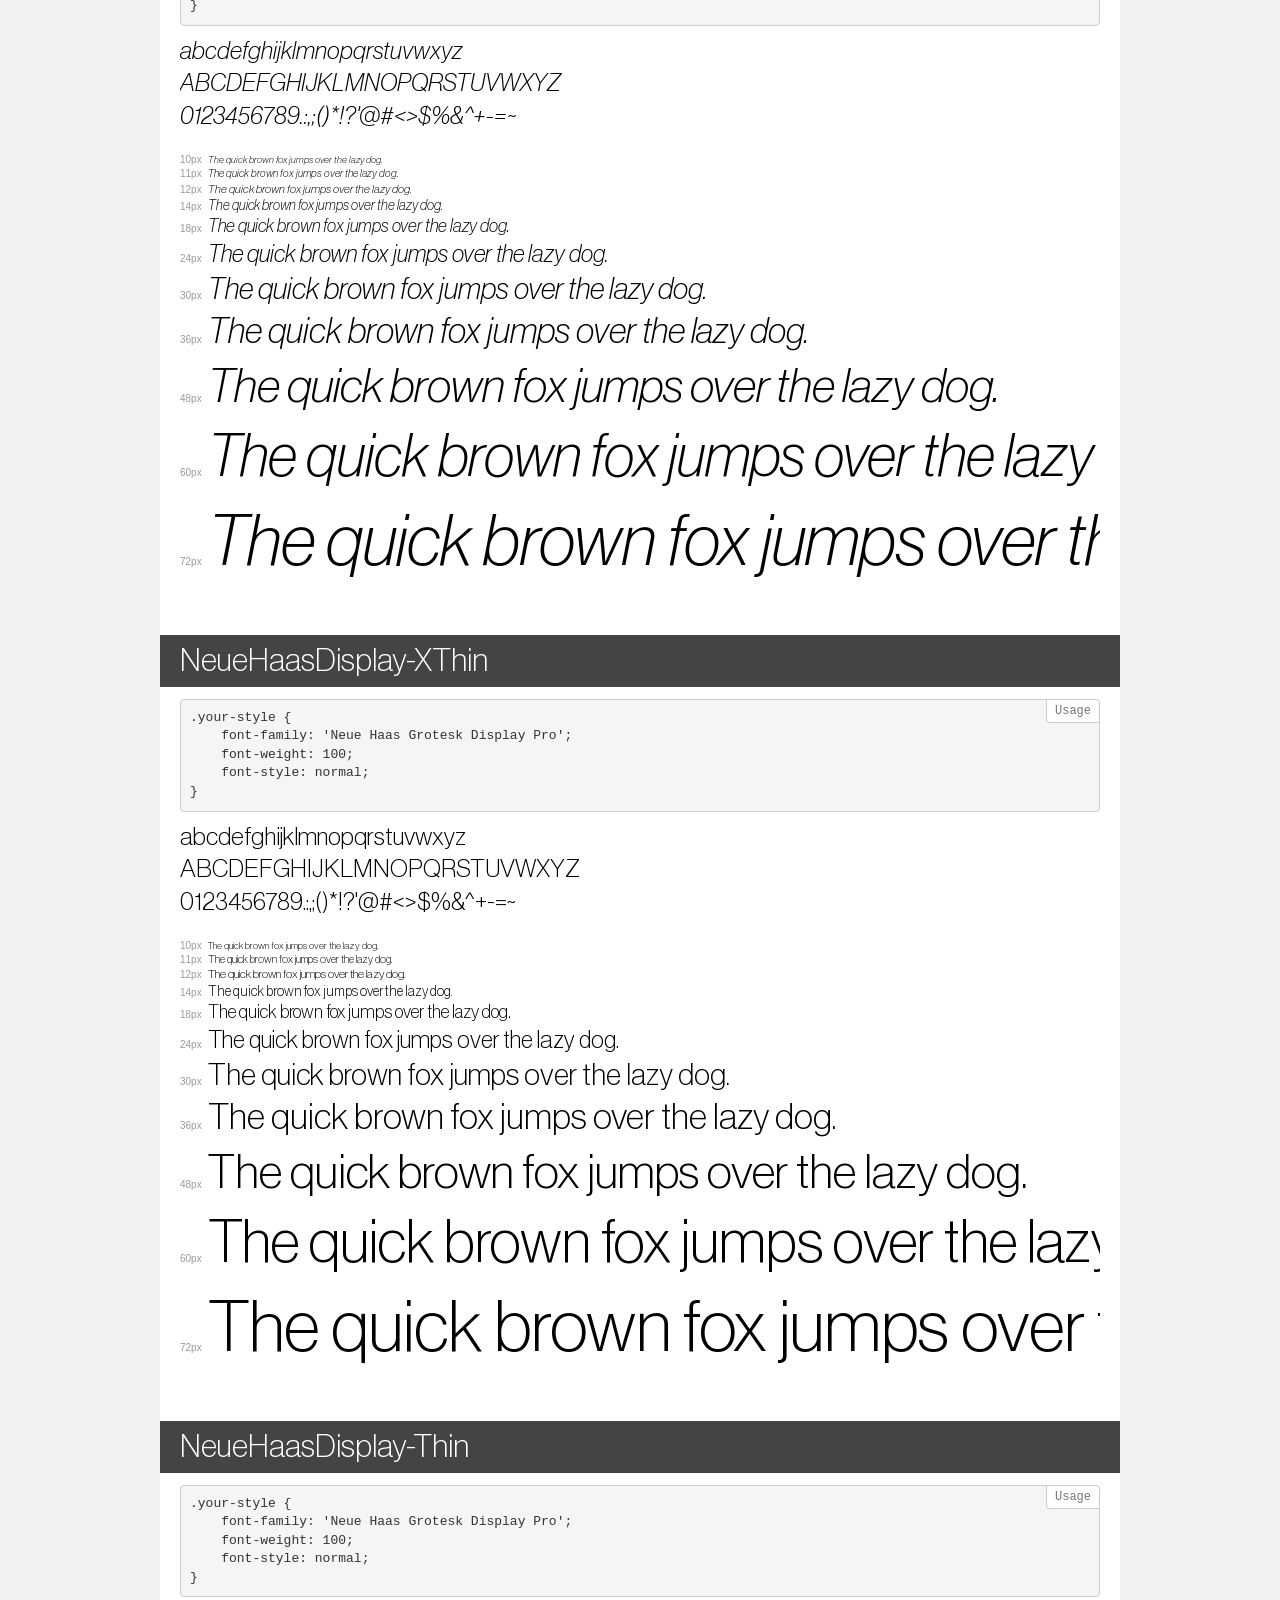
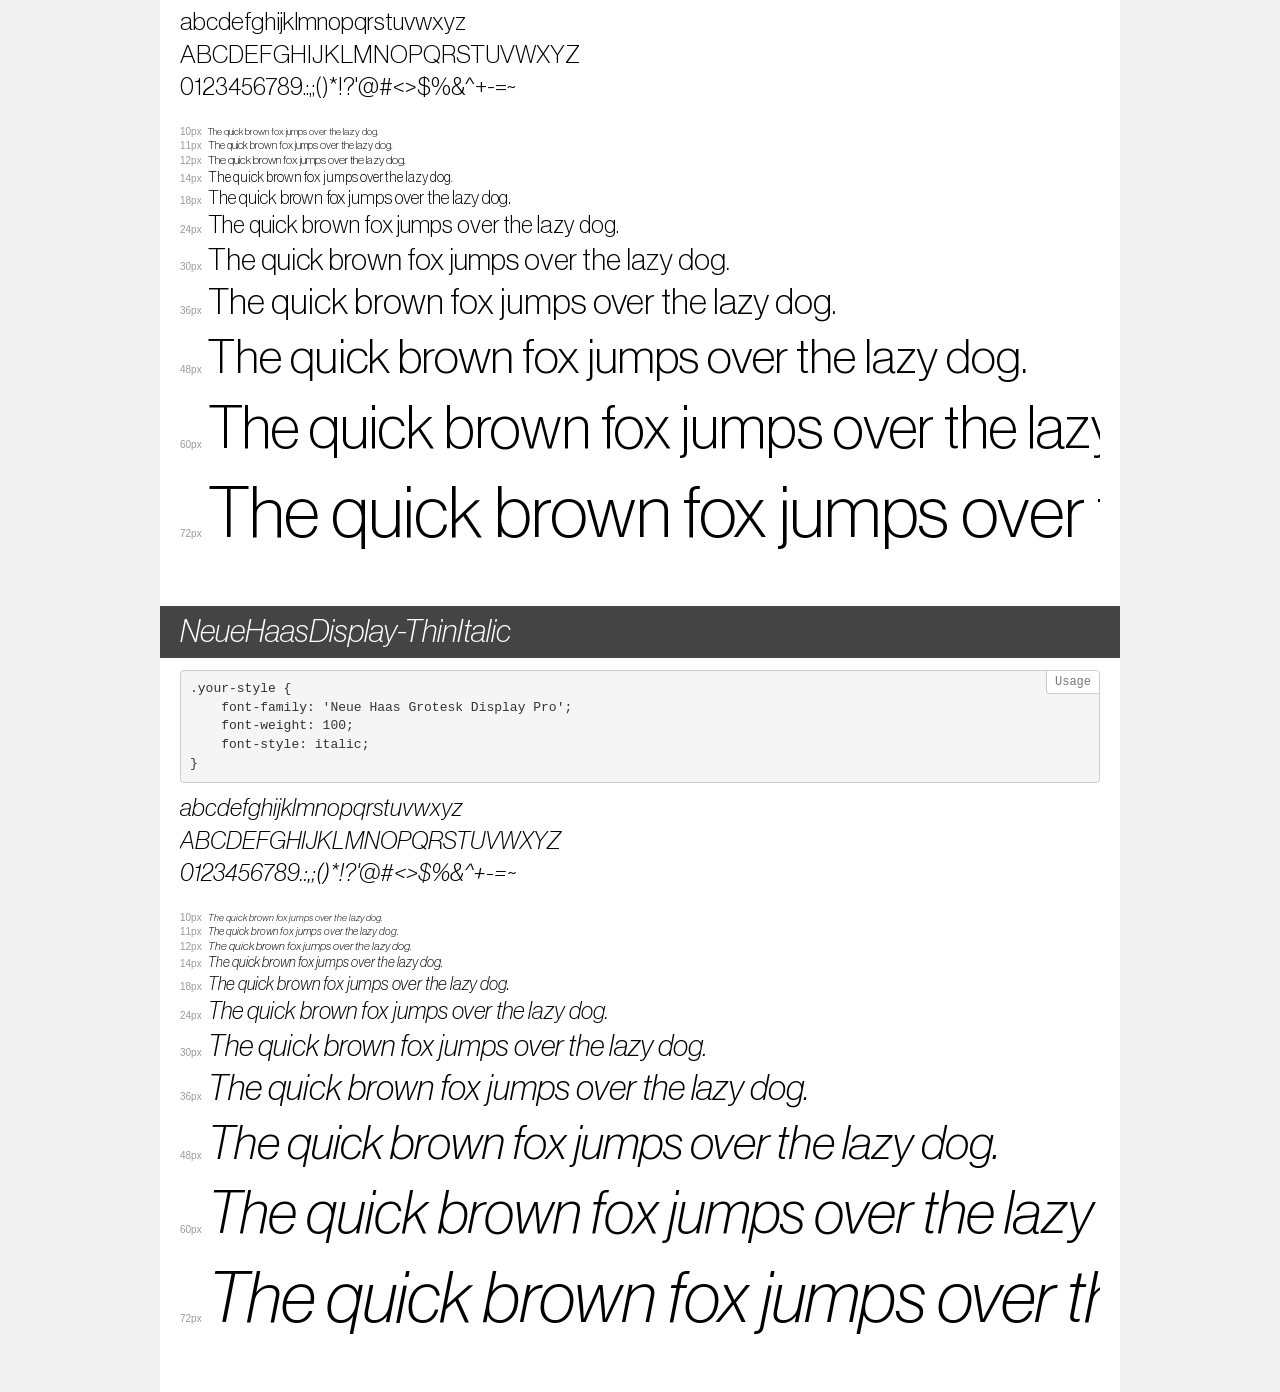
<file: assets/fonts/neue-haas/demo.html>
<!DOCTYPE html>
<html>
<head>
    <meta charset="utf-8">
    <meta http-equiv="X-UA-Compatible" content="IE=edge">
    <meta name="viewport" content="width=device-width, initial-scale=1">
    <meta name="robots" content="noindex, noarchive">
    <meta name="format-detection" content="telephone=no">
    <title>Transfonter demo</title>
    <link href="stylesheet.css" rel="stylesheet">
    <style>
        /*
        http://meyerweb.com/eric/tools/css/reset/
        v2.0 | 20110126
        License: none (public domain)
        */
        html, body, div, span, applet, object, iframe,
        h1, h2, h3, h4, h5, h6, p, blockquote, pre,
        a, abbr, acronym, address, big, cite, code,
        del, dfn, em, img, ins, kbd, q, s, samp,
        small, strike, strong, sub, sup, tt, var,
        b, u, i, center,
        dl, dt, dd, ol, ul, li,
        fieldset, form, label, legend,
        table, caption, tbody, tfoot, thead, tr, th, td,
        article, aside, canvas, details, embed,
        figure, figcaption, footer, header, hgroup,
        menu, nav, output, ruby, section, summary,
        time, mark, audio, video {
            margin: 0;
            padding: 0;
            border: 0;
            font-size: 100%;
            font: inherit;
            vertical-align: baseline;
        }
        /* HTML5 display-role reset for older browsers */
        article, aside, details, figcaption, figure,
        footer, header, hgroup, menu, nav, section {
            display: block;
        }
        body {
            line-height: 1;
        }
        ol, ul {
            list-style: none;
        }
        blockquote, q {
            quotes: none;
        }
        blockquote:before, blockquote:after,
        q:before, q:after {
            content: '';
            content: none;
        }
        table {
            border-collapse: collapse;
            border-spacing: 0;
        }
        /* common styles */
        body {
            background: #f1f1f1;
            color: #000;
        }
        .page {
            background: #fff;
            width: 920px;
            margin: 0 auto;
            padding: 20px 20px 0 20px;
            overflow: hidden;
        }
        .font-container {
            overflow-x: auto;
            overflow-y: hidden;
            margin-bottom: 40px;
            line-height: 1.3;
            white-space: nowrap;
            padding-bottom: 5px;
        }
        h1 {
            position: relative;
            background: #444;
            font-size: 32px;
            color: #fff;
            padding: 10px 20px;
            margin: 0 -20px 12px -20px;
        }
        .letters {
            font-size: 25px;
            margin-bottom: 20px;
        }
        .s10:before {
            content: '10px';
        }
        .s11:before {
            content: '11px';
        }
        .s12:before {
            content: '12px';
        }
        .s14:before {
            content: '14px';
        }
        .s18:before {
            content: '18px';
        }
        .s24:before {
            content: '24px';
        }
        .s30:before {
            content: '30px';
        }
        .s36:before {
            content: '36px';
        }
        .s48:before {
            content: '48px';
        }
        .s60:before {
            content: '60px';
        }
        .s72:before {
            content: '72px';
        }
        .s10:before, .s11:before, .s12:before, .s14:before,
        .s18:before, .s24:before, .s30:before, .s36:before,
        .s48:before, .s60:before, .s72:before {
            font-family: Arial, sans-serif;
            font-size: 10px;
            font-weight: normal;
            font-style: normal;
            color: #999;
            padding-right: 6px;
        }
        pre {
            display: block;
            position: relative;
            padding: 9px;
            margin: 0 0 10px;
            font-family: Monaco, Menlo, Consolas, "Courier New", monospace !important;
            font-size: 13px;
            line-height: 1.428571429;
            color: #333;
            font-weight: normal !important;
            font-style: normal !important;
            background-color: #f5f5f5;
            border: 1px solid #ccc;
            overflow-x: auto;
            border-radius: 4px;
        }
        pre:after {
            display: block;
            position: absolute;
            right: 0;
            top: 0;
            content: 'Usage';
            line-height: 1;
            padding: 5px 8px;
            font-size: 12px;
            color: #767676;
            background-color: #fff;
            border: 1px solid #ccc;
            border-right: none;
            border-top: none;
            border-radius: 0 4px 0 4px;
            z-index: 10;
        }
        /* responsive */
        @media (max-width: 959px) {
            .page {
                width: auto;
                margin: 0;
            }
        }
    </style>
</head>
<body>
<div class="page">
    <div class="demo" style="font-family: 'Neue Haas Grotesk Display Pro'; font-weight: normal; font-style: normal;">
        <h1>NeueHaasDisplay-Mediu</h1>
        <pre>.your-style {
    font-family: 'Neue Haas Grotesk Display Pro';
    font-weight: normal;
    font-style: normal;
}</pre>
        <div class="font-container">
            <p class="letters">
                abcdefghijklmnopqrstuvwxyz<br>
ABCDEFGHIJKLMNOPQRSTUVWXYZ<br>
                0123456789.:,;()*!?'@#<>$%&^+-=~
            </p>
            <p class="s10" style="font-size: 10px;">The quick brown fox jumps over the lazy dog.</p>
            <p class="s11" style="font-size: 11px;">The quick brown fox jumps over the lazy dog.</p>
            <p class="s12" style="font-size: 12px;">The quick brown fox jumps over the lazy dog.</p>
            <p class="s14" style="font-size: 14px;">The quick brown fox jumps over the lazy dog.</p>
            <p class="s18" style="font-size: 18px;">The quick brown fox jumps over the lazy dog.</p>
            <p class="s24" style="font-size: 24px;">The quick brown fox jumps over the lazy dog.</p>
            <p class="s30" style="font-size: 30px;">The quick brown fox jumps over the lazy dog.</p>
            <p class="s36" style="font-size: 36px;">The quick brown fox jumps over the lazy dog.</p>
            <p class="s48" style="font-size: 48px;">The quick brown fox jumps over the lazy dog.</p>
            <p class="s60" style="font-size: 60px;">The quick brown fox jumps over the lazy dog.</p>
            <p class="s72" style="font-size: 72px;">The quick brown fox jumps over the lazy dog.</p>
        </div>
    </div>
    <div class="demo" style="font-family: 'Neue Haas Grotesk Display Pro'; font-weight: 500; font-style: italic;">
        <h1>NeueHaasDisplay-RomanItalic</h1>
        <pre>.your-style {
    font-family: 'Neue Haas Grotesk Display Pro';
    font-weight: 500;
    font-style: italic;
}</pre>
        <div class="font-container">
            <p class="letters">
                abcdefghijklmnopqrstuvwxyz<br>
ABCDEFGHIJKLMNOPQRSTUVWXYZ<br>
                0123456789.:,;()*!?'@#<>$%&^+-=~
            </p>
            <p class="s10" style="font-size: 10px;">The quick brown fox jumps over the lazy dog.</p>
            <p class="s11" style="font-size: 11px;">The quick brown fox jumps over the lazy dog.</p>
            <p class="s12" style="font-size: 12px;">The quick brown fox jumps over the lazy dog.</p>
            <p class="s14" style="font-size: 14px;">The quick brown fox jumps over the lazy dog.</p>
            <p class="s18" style="font-size: 18px;">The quick brown fox jumps over the lazy dog.</p>
            <p class="s24" style="font-size: 24px;">The quick brown fox jumps over the lazy dog.</p>
            <p class="s30" style="font-size: 30px;">The quick brown fox jumps over the lazy dog.</p>
            <p class="s36" style="font-size: 36px;">The quick brown fox jumps over the lazy dog.</p>
            <p class="s48" style="font-size: 48px;">The quick brown fox jumps over the lazy dog.</p>
            <p class="s60" style="font-size: 60px;">The quick brown fox jumps over the lazy dog.</p>
            <p class="s72" style="font-size: 72px;">The quick brown fox jumps over the lazy dog.</p>
        </div>
    </div>
    <div class="demo" style="font-family: 'Neue Haas Grotesk Display Pro'; font-weight: 900; font-style: normal;">
        <h1>NeueHaasDisplay-Black</h1>
        <pre>.your-style {
    font-family: 'Neue Haas Grotesk Display Pro';
    font-weight: 900;
    font-style: normal;
}</pre>
        <div class="font-container">
            <p class="letters">
                abcdefghijklmnopqrstuvwxyz<br>
ABCDEFGHIJKLMNOPQRSTUVWXYZ<br>
                0123456789.:,;()*!?'@#<>$%&^+-=~
            </p>
            <p class="s10" style="font-size: 10px;">The quick brown fox jumps over the lazy dog.</p>
            <p class="s11" style="font-size: 11px;">The quick brown fox jumps over the lazy dog.</p>
            <p class="s12" style="font-size: 12px;">The quick brown fox jumps over the lazy dog.</p>
            <p class="s14" style="font-size: 14px;">The quick brown fox jumps over the lazy dog.</p>
            <p class="s18" style="font-size: 18px;">The quick brown fox jumps over the lazy dog.</p>
            <p class="s24" style="font-size: 24px;">The quick brown fox jumps over the lazy dog.</p>
            <p class="s30" style="font-size: 30px;">The quick brown fox jumps over the lazy dog.</p>
            <p class="s36" style="font-size: 36px;">The quick brown fox jumps over the lazy dog.</p>
            <p class="s48" style="font-size: 48px;">The quick brown fox jumps over the lazy dog.</p>
            <p class="s60" style="font-size: 60px;">The quick brown fox jumps over the lazy dog.</p>
            <p class="s72" style="font-size: 72px;">The quick brown fox jumps over the lazy dog.</p>
        </div>
    </div>
    <div class="demo" style="font-family: 'Neue Haas Grotesk Display Pro'; font-weight: 500; font-style: italic;">
        <h1>NeueHaasDisplay-MediumItalic</h1>
        <pre>.your-style {
    font-family: 'Neue Haas Grotesk Display Pro';
    font-weight: 500;
    font-style: italic;
}</pre>
        <div class="font-container">
            <p class="letters">
                abcdefghijklmnopqrstuvwxyz<br>
ABCDEFGHIJKLMNOPQRSTUVWXYZ<br>
                0123456789.:,;()*!?'@#<>$%&^+-=~
            </p>
            <p class="s10" style="font-size: 10px;">The quick brown fox jumps over the lazy dog.</p>
            <p class="s11" style="font-size: 11px;">The quick brown fox jumps over the lazy dog.</p>
            <p class="s12" style="font-size: 12px;">The quick brown fox jumps over the lazy dog.</p>
            <p class="s14" style="font-size: 14px;">The quick brown fox jumps over the lazy dog.</p>
            <p class="s18" style="font-size: 18px;">The quick brown fox jumps over the lazy dog.</p>
            <p class="s24" style="font-size: 24px;">The quick brown fox jumps over the lazy dog.</p>
            <p class="s30" style="font-size: 30px;">The quick brown fox jumps over the lazy dog.</p>
            <p class="s36" style="font-size: 36px;">The quick brown fox jumps over the lazy dog.</p>
            <p class="s48" style="font-size: 48px;">The quick brown fox jumps over the lazy dog.</p>
            <p class="s60" style="font-size: 60px;">The quick brown fox jumps over the lazy dog.</p>
            <p class="s72" style="font-size: 72px;">The quick brown fox jumps over the lazy dog.</p>
        </div>
    </div>
    <div class="demo" style="font-family: 'Neue Haas Grotesk Display Pro'; font-weight: 900; font-style: italic;">
        <h1>NeueHaasDisplay-BlackItalic</h1>
        <pre>.your-style {
    font-family: 'Neue Haas Grotesk Display Pro';
    font-weight: 900;
    font-style: italic;
}</pre>
        <div class="font-container">
            <p class="letters">
                abcdefghijklmnopqrstuvwxyz<br>
ABCDEFGHIJKLMNOPQRSTUVWXYZ<br>
                0123456789.:,;()*!?'@#<>$%&^+-=~
            </p>
            <p class="s10" style="font-size: 10px;">The quick brown fox jumps over the lazy dog.</p>
            <p class="s11" style="font-size: 11px;">The quick brown fox jumps over the lazy dog.</p>
            <p class="s12" style="font-size: 12px;">The quick brown fox jumps over the lazy dog.</p>
            <p class="s14" style="font-size: 14px;">The quick brown fox jumps over the lazy dog.</p>
            <p class="s18" style="font-size: 18px;">The quick brown fox jumps over the lazy dog.</p>
            <p class="s24" style="font-size: 24px;">The quick brown fox jumps over the lazy dog.</p>
            <p class="s30" style="font-size: 30px;">The quick brown fox jumps over the lazy dog.</p>
            <p class="s36" style="font-size: 36px;">The quick brown fox jumps over the lazy dog.</p>
            <p class="s48" style="font-size: 48px;">The quick brown fox jumps over the lazy dog.</p>
            <p class="s60" style="font-size: 60px;">The quick brown fox jumps over the lazy dog.</p>
            <p class="s72" style="font-size: 72px;">The quick brown fox jumps over the lazy dog.</p>
        </div>
    </div>
    <div class="demo" style="font-family: 'Neue Haas Grotesk Display Pro'; font-weight: 500; font-style: normal;">
        <h1>NeueHaasDisplay-Roman</h1>
        <pre>.your-style {
    font-family: 'Neue Haas Grotesk Display Pro';
    font-weight: 500;
    font-style: normal;
}</pre>
        <div class="font-container">
            <p class="letters">
                abcdefghijklmnopqrstuvwxyz<br>
ABCDEFGHIJKLMNOPQRSTUVWXYZ<br>
                0123456789.:,;()*!?'@#<>$%&^+-=~
            </p>
            <p class="s10" style="font-size: 10px;">The quick brown fox jumps over the lazy dog.</p>
            <p class="s11" style="font-size: 11px;">The quick brown fox jumps over the lazy dog.</p>
            <p class="s12" style="font-size: 12px;">The quick brown fox jumps over the lazy dog.</p>
            <p class="s14" style="font-size: 14px;">The quick brown fox jumps over the lazy dog.</p>
            <p class="s18" style="font-size: 18px;">The quick brown fox jumps over the lazy dog.</p>
            <p class="s24" style="font-size: 24px;">The quick brown fox jumps over the lazy dog.</p>
            <p class="s30" style="font-size: 30px;">The quick brown fox jumps over the lazy dog.</p>
            <p class="s36" style="font-size: 36px;">The quick brown fox jumps over the lazy dog.</p>
            <p class="s48" style="font-size: 48px;">The quick brown fox jumps over the lazy dog.</p>
            <p class="s60" style="font-size: 60px;">The quick brown fox jumps over the lazy dog.</p>
            <p class="s72" style="font-size: 72px;">The quick brown fox jumps over the lazy dog.</p>
        </div>
    </div>
    <div class="demo" style="font-family: 'Neue Haas Grotesk Display Pro'; font-weight: bold; font-style: italic;">
        <h1>NeueHaasDisplay-BoldItalic</h1>
        <pre>.your-style {
    font-family: 'Neue Haas Grotesk Display Pro';
    font-weight: bold;
    font-style: italic;
}</pre>
        <div class="font-container">
            <p class="letters">
                abcdefghijklmnopqrstuvwxyz<br>
ABCDEFGHIJKLMNOPQRSTUVWXYZ<br>
                0123456789.:,;()*!?'@#<>$%&^+-=~
            </p>
            <p class="s10" style="font-size: 10px;">The quick brown fox jumps over the lazy dog.</p>
            <p class="s11" style="font-size: 11px;">The quick brown fox jumps over the lazy dog.</p>
            <p class="s12" style="font-size: 12px;">The quick brown fox jumps over the lazy dog.</p>
            <p class="s14" style="font-size: 14px;">The quick brown fox jumps over the lazy dog.</p>
            <p class="s18" style="font-size: 18px;">The quick brown fox jumps over the lazy dog.</p>
            <p class="s24" style="font-size: 24px;">The quick brown fox jumps over the lazy dog.</p>
            <p class="s30" style="font-size: 30px;">The quick brown fox jumps over the lazy dog.</p>
            <p class="s36" style="font-size: 36px;">The quick brown fox jumps over the lazy dog.</p>
            <p class="s48" style="font-size: 48px;">The quick brown fox jumps over the lazy dog.</p>
            <p class="s60" style="font-size: 60px;">The quick brown fox jumps over the lazy dog.</p>
            <p class="s72" style="font-size: 72px;">The quick brown fox jumps over the lazy dog.</p>
        </div>
    </div>
    <div class="demo" style="font-family: 'Neue Haas Grotesk Display Pro'; font-weight: 300; font-style: italic;">
        <h1>NeueHaasDisplay-LightItalic</h1>
        <pre>.your-style {
    font-family: 'Neue Haas Grotesk Display Pro';
    font-weight: 300;
    font-style: italic;
}</pre>
        <div class="font-container">
            <p class="letters">
                abcdefghijklmnopqrstuvwxyz<br>
ABCDEFGHIJKLMNOPQRSTUVWXYZ<br>
                0123456789.:,;()*!?'@#<>$%&^+-=~
            </p>
            <p class="s10" style="font-size: 10px;">The quick brown fox jumps over the lazy dog.</p>
            <p class="s11" style="font-size: 11px;">The quick brown fox jumps over the lazy dog.</p>
            <p class="s12" style="font-size: 12px;">The quick brown fox jumps over the lazy dog.</p>
            <p class="s14" style="font-size: 14px;">The quick brown fox jumps over the lazy dog.</p>
            <p class="s18" style="font-size: 18px;">The quick brown fox jumps over the lazy dog.</p>
            <p class="s24" style="font-size: 24px;">The quick brown fox jumps over the lazy dog.</p>
            <p class="s30" style="font-size: 30px;">The quick brown fox jumps over the lazy dog.</p>
            <p class="s36" style="font-size: 36px;">The quick brown fox jumps over the lazy dog.</p>
            <p class="s48" style="font-size: 48px;">The quick brown fox jumps over the lazy dog.</p>
            <p class="s60" style="font-size: 60px;">The quick brown fox jumps over the lazy dog.</p>
            <p class="s72" style="font-size: 72px;">The quick brown fox jumps over the lazy dog.</p>
        </div>
    </div>
    <div class="demo" style="font-family: 'Neue Haas Grotesk Display Pro'; font-weight: bold; font-style: normal;">
        <h1>NeueHaasDisplay-Bold</h1>
        <pre>.your-style {
    font-family: 'Neue Haas Grotesk Display Pro';
    font-weight: bold;
    font-style: normal;
}</pre>
        <div class="font-container">
            <p class="letters">
                abcdefghijklmnopqrstuvwxyz<br>
ABCDEFGHIJKLMNOPQRSTUVWXYZ<br>
                0123456789.:,;()*!?'@#<>$%&^+-=~
            </p>
            <p class="s10" style="font-size: 10px;">The quick brown fox jumps over the lazy dog.</p>
            <p class="s11" style="font-size: 11px;">The quick brown fox jumps over the lazy dog.</p>
            <p class="s12" style="font-size: 12px;">The quick brown fox jumps over the lazy dog.</p>
            <p class="s14" style="font-size: 14px;">The quick brown fox jumps over the lazy dog.</p>
            <p class="s18" style="font-size: 18px;">The quick brown fox jumps over the lazy dog.</p>
            <p class="s24" style="font-size: 24px;">The quick brown fox jumps over the lazy dog.</p>
            <p class="s30" style="font-size: 30px;">The quick brown fox jumps over the lazy dog.</p>
            <p class="s36" style="font-size: 36px;">The quick brown fox jumps over the lazy dog.</p>
            <p class="s48" style="font-size: 48px;">The quick brown fox jumps over the lazy dog.</p>
            <p class="s60" style="font-size: 60px;">The quick brown fox jumps over the lazy dog.</p>
            <p class="s72" style="font-size: 72px;">The quick brown fox jumps over the lazy dog.</p>
        </div>
    </div>
    <div class="demo" style="font-family: 'Neue Haas Grotesk Display Pro'; font-weight: 300; font-style: normal;">
        <h1>NeueHaasDisplay-Light</h1>
        <pre>.your-style {
    font-family: 'Neue Haas Grotesk Display Pro';
    font-weight: 300;
    font-style: normal;
}</pre>
        <div class="font-container">
            <p class="letters">
                abcdefghijklmnopqrstuvwxyz<br>
ABCDEFGHIJKLMNOPQRSTUVWXYZ<br>
                0123456789.:,;()*!?'@#<>$%&^+-=~
            </p>
            <p class="s10" style="font-size: 10px;">The quick brown fox jumps over the lazy dog.</p>
            <p class="s11" style="font-size: 11px;">The quick brown fox jumps over the lazy dog.</p>
            <p class="s12" style="font-size: 12px;">The quick brown fox jumps over the lazy dog.</p>
            <p class="s14" style="font-size: 14px;">The quick brown fox jumps over the lazy dog.</p>
            <p class="s18" style="font-size: 18px;">The quick brown fox jumps over the lazy dog.</p>
            <p class="s24" style="font-size: 24px;">The quick brown fox jumps over the lazy dog.</p>
            <p class="s30" style="font-size: 30px;">The quick brown fox jumps over the lazy dog.</p>
            <p class="s36" style="font-size: 36px;">The quick brown fox jumps over the lazy dog.</p>
            <p class="s48" style="font-size: 48px;">The quick brown fox jumps over the lazy dog.</p>
            <p class="s60" style="font-size: 60px;">The quick brown fox jumps over the lazy dog.</p>
            <p class="s72" style="font-size: 72px;">The quick brown fox jumps over the lazy dog.</p>
        </div>
    </div>
    <div class="demo" style="font-family: 'Neue Haas Grotesk Display Pro'; font-weight: 100; font-style: normal;">
        <h1>NeueHaasDisplay-XXThin</h1>
        <pre>.your-style {
    font-family: 'Neue Haas Grotesk Display Pro';
    font-weight: 100;
    font-style: normal;
}</pre>
        <div class="font-container">
            <p class="letters">
                abcdefghijklmnopqrstuvwxyz<br>
ABCDEFGHIJKLMNOPQRSTUVWXYZ<br>
                0123456789.:,;()*!?'@#<>$%&^+-=~
            </p>
            <p class="s10" style="font-size: 10px;">The quick brown fox jumps over the lazy dog.</p>
            <p class="s11" style="font-size: 11px;">The quick brown fox jumps over the lazy dog.</p>
            <p class="s12" style="font-size: 12px;">The quick brown fox jumps over the lazy dog.</p>
            <p class="s14" style="font-size: 14px;">The quick brown fox jumps over the lazy dog.</p>
            <p class="s18" style="font-size: 18px;">The quick brown fox jumps over the lazy dog.</p>
            <p class="s24" style="font-size: 24px;">The quick brown fox jumps over the lazy dog.</p>
            <p class="s30" style="font-size: 30px;">The quick brown fox jumps over the lazy dog.</p>
            <p class="s36" style="font-size: 36px;">The quick brown fox jumps over the lazy dog.</p>
            <p class="s48" style="font-size: 48px;">The quick brown fox jumps over the lazy dog.</p>
            <p class="s60" style="font-size: 60px;">The quick brown fox jumps over the lazy dog.</p>
            <p class="s72" style="font-size: 72px;">The quick brown fox jumps over the lazy dog.</p>
        </div>
    </div>
    <div class="demo" style="font-family: 'Neue Haas Grotesk Display Pro'; font-weight: 100; font-style: italic;">
        <h1>NeueHaasDisplay-XThinItalic</h1>
        <pre>.your-style {
    font-family: 'Neue Haas Grotesk Display Pro';
    font-weight: 100;
    font-style: italic;
}</pre>
        <div class="font-container">
            <p class="letters">
                abcdefghijklmnopqrstuvwxyz<br>
ABCDEFGHIJKLMNOPQRSTUVWXYZ<br>
                0123456789.:,;()*!?'@#<>$%&^+-=~
            </p>
            <p class="s10" style="font-size: 10px;">The quick brown fox jumps over the lazy dog.</p>
            <p class="s11" style="font-size: 11px;">The quick brown fox jumps over the lazy dog.</p>
            <p class="s12" style="font-size: 12px;">The quick brown fox jumps over the lazy dog.</p>
            <p class="s14" style="font-size: 14px;">The quick brown fox jumps over the lazy dog.</p>
            <p class="s18" style="font-size: 18px;">The quick brown fox jumps over the lazy dog.</p>
            <p class="s24" style="font-size: 24px;">The quick brown fox jumps over the lazy dog.</p>
            <p class="s30" style="font-size: 30px;">The quick brown fox jumps over the lazy dog.</p>
            <p class="s36" style="font-size: 36px;">The quick brown fox jumps over the lazy dog.</p>
            <p class="s48" style="font-size: 48px;">The quick brown fox jumps over the lazy dog.</p>
            <p class="s60" style="font-size: 60px;">The quick brown fox jumps over the lazy dog.</p>
            <p class="s72" style="font-size: 72px;">The quick brown fox jumps over the lazy dog.</p>
        </div>
    </div>
    <div class="demo" style="font-family: 'Neue Haas Grotesk Display Pro'; font-weight: 100; font-style: italic;">
        <h1>NeueHaasDisplay-XXThinItalic</h1>
        <pre>.your-style {
    font-family: 'Neue Haas Grotesk Display Pro';
    font-weight: 100;
    font-style: italic;
}</pre>
        <div class="font-container">
            <p class="letters">
                abcdefghijklmnopqrstuvwxyz<br>
ABCDEFGHIJKLMNOPQRSTUVWXYZ<br>
                0123456789.:,;()*!?'@#<>$%&^+-=~
            </p>
            <p class="s10" style="font-size: 10px;">The quick brown fox jumps over the lazy dog.</p>
            <p class="s11" style="font-size: 11px;">The quick brown fox jumps over the lazy dog.</p>
            <p class="s12" style="font-size: 12px;">The quick brown fox jumps over the lazy dog.</p>
            <p class="s14" style="font-size: 14px;">The quick brown fox jumps over the lazy dog.</p>
            <p class="s18" style="font-size: 18px;">The quick brown fox jumps over the lazy dog.</p>
            <p class="s24" style="font-size: 24px;">The quick brown fox jumps over the lazy dog.</p>
            <p class="s30" style="font-size: 30px;">The quick brown fox jumps over the lazy dog.</p>
            <p class="s36" style="font-size: 36px;">The quick brown fox jumps over the lazy dog.</p>
            <p class="s48" style="font-size: 48px;">The quick brown fox jumps over the lazy dog.</p>
            <p class="s60" style="font-size: 60px;">The quick brown fox jumps over the lazy dog.</p>
            <p class="s72" style="font-size: 72px;">The quick brown fox jumps over the lazy dog.</p>
        </div>
    </div>
    <div class="demo" style="font-family: 'Neue Haas Grotesk Display Pro'; font-weight: 100; font-style: normal;">
        <h1>NeueHaasDisplay-XThin</h1>
        <pre>.your-style {
    font-family: 'Neue Haas Grotesk Display Pro';
    font-weight: 100;
    font-style: normal;
}</pre>
        <div class="font-container">
            <p class="letters">
                abcdefghijklmnopqrstuvwxyz<br>
ABCDEFGHIJKLMNOPQRSTUVWXYZ<br>
                0123456789.:,;()*!?'@#<>$%&^+-=~
            </p>
            <p class="s10" style="font-size: 10px;">The quick brown fox jumps over the lazy dog.</p>
            <p class="s11" style="font-size: 11px;">The quick brown fox jumps over the lazy dog.</p>
            <p class="s12" style="font-size: 12px;">The quick brown fox jumps over the lazy dog.</p>
            <p class="s14" style="font-size: 14px;">The quick brown fox jumps over the lazy dog.</p>
            <p class="s18" style="font-size: 18px;">The quick brown fox jumps over the lazy dog.</p>
            <p class="s24" style="font-size: 24px;">The quick brown fox jumps over the lazy dog.</p>
            <p class="s30" style="font-size: 30px;">The quick brown fox jumps over the lazy dog.</p>
            <p class="s36" style="font-size: 36px;">The quick brown fox jumps over the lazy dog.</p>
            <p class="s48" style="font-size: 48px;">The quick brown fox jumps over the lazy dog.</p>
            <p class="s60" style="font-size: 60px;">The quick brown fox jumps over the lazy dog.</p>
            <p class="s72" style="font-size: 72px;">The quick brown fox jumps over the lazy dog.</p>
        </div>
    </div>
    <div class="demo" style="font-family: 'Neue Haas Grotesk Display Pro'; font-weight: 100; font-style: normal;">
        <h1>NeueHaasDisplay-Thin</h1>
        <pre>.your-style {
    font-family: 'Neue Haas Grotesk Display Pro';
    font-weight: 100;
    font-style: normal;
}</pre>
        <div class="font-container">
            <p class="letters">
                abcdefghijklmnopqrstuvwxyz<br>
ABCDEFGHIJKLMNOPQRSTUVWXYZ<br>
                0123456789.:,;()*!?'@#<>$%&^+-=~
            </p>
            <p class="s10" style="font-size: 10px;">The quick brown fox jumps over the lazy dog.</p>
            <p class="s11" style="font-size: 11px;">The quick brown fox jumps over the lazy dog.</p>
            <p class="s12" style="font-size: 12px;">The quick brown fox jumps over the lazy dog.</p>
            <p class="s14" style="font-size: 14px;">The quick brown fox jumps over the lazy dog.</p>
            <p class="s18" style="font-size: 18px;">The quick brown fox jumps over the lazy dog.</p>
            <p class="s24" style="font-size: 24px;">The quick brown fox jumps over the lazy dog.</p>
            <p class="s30" style="font-size: 30px;">The quick brown fox jumps over the lazy dog.</p>
            <p class="s36" style="font-size: 36px;">The quick brown fox jumps over the lazy dog.</p>
            <p class="s48" style="font-size: 48px;">The quick brown fox jumps over the lazy dog.</p>
            <p class="s60" style="font-size: 60px;">The quick brown fox jumps over the lazy dog.</p>
            <p class="s72" style="font-size: 72px;">The quick brown fox jumps over the lazy dog.</p>
        </div>
    </div>
    <div class="demo" style="font-family: 'Neue Haas Grotesk Display Pro'; font-weight: 100; font-style: italic;">
        <h1>NeueHaasDisplay-ThinItalic</h1>
        <pre>.your-style {
    font-family: 'Neue Haas Grotesk Display Pro';
    font-weight: 100;
    font-style: italic;
}</pre>
        <div class="font-container">
            <p class="letters">
                abcdefghijklmnopqrstuvwxyz<br>
ABCDEFGHIJKLMNOPQRSTUVWXYZ<br>
                0123456789.:,;()*!?'@#<>$%&^+-=~
            </p>
            <p class="s10" style="font-size: 10px;">The quick brown fox jumps over the lazy dog.</p>
            <p class="s11" style="font-size: 11px;">The quick brown fox jumps over the lazy dog.</p>
            <p class="s12" style="font-size: 12px;">The quick brown fox jumps over the lazy dog.</p>
            <p class="s14" style="font-size: 14px;">The quick brown fox jumps over the lazy dog.</p>
            <p class="s18" style="font-size: 18px;">The quick brown fox jumps over the lazy dog.</p>
            <p class="s24" style="font-size: 24px;">The quick brown fox jumps over the lazy dog.</p>
            <p class="s30" style="font-size: 30px;">The quick brown fox jumps over the lazy dog.</p>
            <p class="s36" style="font-size: 36px;">The quick brown fox jumps over the lazy dog.</p>
            <p class="s48" style="font-size: 48px;">The quick brown fox jumps over the lazy dog.</p>
            <p class="s60" style="font-size: 60px;">The quick brown fox jumps over the lazy dog.</p>
            <p class="s72" style="font-size: 72px;">The quick brown fox jumps over the lazy dog.</p>
        </div>
    </div>
</div>
</body>
</html>
</file>
<file: style.css>
@font-face {
    font-family: 'Neue Haas Grotesk Display Pro';
    src: url('assets/fonts/neue-haas/NeueHaasDisplay-Roman.woff2') format('woff2'),
         url('assets/fonts/neue-haas/NeueHaasDisplay-Roman.woff') format('woff'),
         url('assets/fonts/neue-haas/NeueHaasDisplay-Roman.ttf') format('truetype');
    font-weight: 500;
    font-style: normal;
}

@font-face {
    font-family: 'Neue Haas Grotesk Display Pro';
    src: url('assets/fonts/neue-haas/NeueHaasDisplay-Bold.woff2') format('woff2'),
         url('assets/fonts/neue-haas/NeueHaasDisplay-Bold.woff') format('woff'),
         url('assets/fonts/neue-haas/NeueHaasDisplay-Bold.ttf') format('truetype');
    font-weight: bold;
    font-style: normal;
}

@font-face {
    font-family: 'Neue Haas Grotesk Display Pro';
    src: url('assets/fonts/neue-haas/NeueHaasDisplay-Light.woff2') format('woff2'),
         url('assets/fonts/neue-haas/NeueHaasDisplay-Light.woff') format('woff'),
         url('assets/fonts/neue-haas/NeueHaasDisplay-Light.ttf') format('truetype');
    font-weight: 300;
    font-style: normal;
}

@font-face {
    font-family: 'Neue Haas Grotesk Display Pro';
    src: url('assets/fonts/neue-haas/NeueHaasDisplay-Black.woff2') format('woff2'),
         url('assets/fonts/neue-haas/NeueHaasDisplay-Black.woff') format('woff'),
         url('assets/fonts/neue-haas/NeueHaasDisplay-Black.ttf') format('truetype');
    font-weight: 900;
    font-style: normal;
}

@font-face {
    font-family: 'Lakonet';
    src: url('assets/fonts/lakonet/Lakonet/Lakonet.woff2') format('woff2'),
         url('assets/fonts/lakonet/Lakonet/Lakonet.woff') format('woff'),
         url('assets/fonts/lakonet/Lakonet/Lakonet.ttf') format('truetype'),
         url('assets/fonts/lakonet/Lakonet/Lakonet.otf') format('opentype');
    font-weight: normal;
    font-style: normal;
}

:root {
    --bg: #010103;
    --surface: rgba(6, 6, 12, 0.85);
    --accent: #00e5ff;
    --accent2: #a855f7;
    --accent3: #ec4899;
    --text: #e8eaed;
    --text-dim: #6b7280;
    --border: rgba(255, 255, 255, 0.05);
    --font-display: 'Neue Haas Grotesk Display Pro', sans-serif;
    --font-mono: 'Lakonet', monospace;
    --ease: cubic-bezier(0.16, 1, 0.3, 1);
}

html { scroll-behavior: smooth; }

* { margin: 0; padding: 0; box-sizing: border-box; }

body {
    background: var(--bg);
    color: var(--text);
    font-family: var(--font-display);
    overflow-x: hidden;
}

::-webkit-scrollbar { width: 4px; }
::-webkit-scrollbar-track { background: var(--bg); }
::-webkit-scrollbar-thumb { background: var(--accent); border-radius: 4px; }

/* ==================== GRAFISMOS DECORATIVOS ==================== */
.grafismo {
    position: absolute;
    pointer-events: none;
    user-select: none;
    opacity: 0.05;
    mix-blend-mode: screen;
    z-index: 1;
    transition: opacity 0.6s ease;
}

/* Hero: arrow top-left */
.grafismo-hero-tl {
    width: 280px;
    top: 10%;
    left: -2%;
    opacity: 0.07;
    transform: rotate(-10deg);
    filter: invert(1);
}

/* Hero: symbol bottom-right */
.grafismo-hero-br {
    width: 180px;
    bottom: 12%;
    right: 3%;
    opacity: 0.06;
    transform: rotate(20deg);
    filter: invert(1);
}

/* Hero: horizontal ruler at bottom */
.grafismo-hero-ruler {
    width: 80%;
    max-width: 800px;
    bottom: 5%;
    left: 50%;
    transform: translateX(-50%);
    opacity: 0.05;
    filter: invert(1);
}

/* Section: arrow top-right */
.grafismo-section-tr {
    width: 220px;
    top: 5%;
    right: -2%;
    opacity: 0.04;
    filter: invert(1);
    transform: rotate(5deg);
}

/* Section: arrow bottom-left */
.grafismo-section-bl {
    width: 250px;
    bottom: 5%;
    left: -2%;
    opacity: 0.04;
    filter: invert(1);
    transform: rotate(-8deg) scaleX(-1);
}


#particles {
    position: fixed;
    top: 0; left: 0;
    width: 100%; height: 100%;
    z-index: 0;
    pointer-events: none;
}

/* ==================== NAVBAR ==================== */
.navbar {
    position: fixed;
    top: 14px;
    left: 50%;
    transform: translateX(-50%);
    width: calc(100% - 2.5rem);
    max-width: 1080px;
    padding: 0.55rem 1.4rem;
    display: flex;
    justify-content: space-between;
    align-items: center;
    z-index: 1000;
    background: rgba(8, 8, 22, 0.28);
    backdrop-filter: blur(32px) saturate(200%);
    -webkit-backdrop-filter: blur(32px) saturate(200%);
    border: 1px solid rgba(255, 255, 255, 0.12);
    border-radius: 100px;
    overflow: hidden;
    box-shadow:
        0 4px 32px rgba(0, 0, 0, 0.5),
        0 1px 0 rgba(255,255,255,0.08) inset;
    transition: background 0.4s ease, box-shadow 0.4s ease;
}

.navbar::before {
    content: '';
    position: absolute;
    top: 0;
    left: -100%;
    width: 100%;
    height: 100%;
    background: linear-gradient(
        90deg, 
        transparent, 
        rgba(0, 229, 255, 0.05) 20%, 
        rgba(0, 229, 255, 0.15) 45%, 
        rgba(168, 85, 247, 0.15) 55%, 
        rgba(168, 85, 247, 0.05) 80%, 
        transparent
    );
    animation: energy-sweep 6s infinite linear;
    pointer-events: none;
    z-index: -1;
}

@keyframes energy-sweep {
    0% { left: -100%; }
    25% { left: 100%; }
    100% { left: 100%; }
}

.navbar:hover {
    background: rgba(8, 8, 22, 0.45);
    box-shadow: 0 8px 40px rgba(0, 0, 0, 0.6), 0 1px 0 rgba(255,255,255,0.1) inset;
}

.nav-logo-img {
    height: 20px;
    opacity: 0.88;
    transition: opacity 0.3s;
    flex-shrink: 0;
}
.nav-logo-img:hover { opacity: 1; }

.nav-links {
    display: flex;
    align-items: center;
    justify-content: space-between;
    flex: 1;
    max-width: 680px;
    margin: 0 auto;
    padding: 0 2rem;
}

.nav-links a {
    color: rgba(255,255,255,0.6);
    text-decoration: none;
    font-family: var(--font-display);
    font-size: 0.65rem;
    text-transform: uppercase;
    letter-spacing: 2px;
    transition: all 0.3s var(--ease);
    position: relative;
    white-space: nowrap;
    padding: 0.3rem 0;
}

.nav-links a::after {
    content: '';
    position: absolute;
    bottom: 0; left: 0;
    width: 0; height: 1px;
    background: var(--accent);
    transition: width 0.4s var(--ease);
}

.nav-links a:hover {
    color: #ffffff;
}

.nav-links a:hover::after { width: 100%; }

.nav-right {
    display: flex;
    align-items: center;
    gap: 0.7rem;
    flex-shrink: 0;
}

.lang-btn {
    background: rgba(255,255,255,0.06);
    border: 1px solid rgba(255,255,255,0.15);
    color: rgba(255,255,255,0.65);
    padding: 0.35rem 0.75rem;
    font-family: var(--font-display);
    font-size: 0.68rem;
    cursor: pointer;
    border-radius: 20px;
    transition: all 0.3s;
    letter-spacing: 1px;
}

.lang-btn:hover {
    border-color: var(--accent);
    color: var(--accent);
    background: rgba(0, 229, 255, 0.08);
    box-shadow: 0 0 12px rgba(0, 229, 255, 0.2);
}

/* ==================== HERO ==================== */
.hero {
    height: 100vh;
    position: relative;
    display: flex;
    align-items: center;
    justify-content: center;
    overflow: hidden;
    z-index: 1;
}

.hero-overlay {
    position: absolute;
    inset: 0;
    background:
        radial-gradient(ellipse at 30% 50%, rgba(0, 229, 255, 0.08) 0%, transparent 60%),
        radial-gradient(ellipse at 70% 60%, rgba(168, 85, 247, 0.08) 0%, transparent 60%),
        radial-gradient(ellipse at 50% 90%, rgba(236, 72, 153, 0.05) 0%, transparent 50%);
    z-index: 0;
}

.hero-center {
    position: relative;
    z-index: 2;
    text-align: center;
    display: flex;
    flex-direction: column;
    align-items: center;
    gap: 1.5rem;
}

.hero-subtitle {
    font-family: var(--font-display);
    font-size: 0.75rem;
    letter-spacing: 8px;
    color: var(--text-dim);
    text-transform: uppercase;
}

.hero-logo {
    width: 100%;
    max-width: 480px;
    height: auto;
    filter: drop-shadow(0 0 60px rgba(0, 229, 255, 0.15));
    cursor: pointer;
    transition: transform 0.8s var(--ease);
}



.hero-tagline {
    font-family: var(--font-display);
    font-size: 0.8rem;
    letter-spacing: 6px;
    color: var(--text-dim);
    text-transform: uppercase;
}

.cta-btn {
    display: inline-block;
    margin-top: 1rem;
    padding: 0.9rem 2.5rem;
    border: 1px solid var(--accent);
    color: var(--accent);
    text-decoration: none;
    font-family: var(--font-display);
    font-size: 0.7rem;
    letter-spacing: 4px;
    text-transform: uppercase;
    border-radius: 4px;
    transition: all 0.4s var(--ease);
}

.cta-btn:hover {
    background: var(--accent);
    color: var(--bg);
    box-shadow: 0 0 30px rgba(0, 229, 255, 0.3);
}

/* HUD Elements */
.hero-hud {
    position: absolute;
    z-index: 3;
    font-family: var(--font-mono);
    font-size: 0.6rem;
    color: var(--text-dim);
    letter-spacing: 2px;
    display: flex;
    flex-direction: column;
    gap: 0.3rem;
}

.hero-hud.top-left { top: 8rem; left: 3rem; }
.hero-hud.top-right { top: 8rem; right: 3rem; text-align: right; }
.hero-hud.bottom-left { bottom: 3rem; left: 3rem; }
.hero-hud.bottom-right { bottom: 3rem; right: 3rem; text-align: right; }

/* ==================== SECTIONS ==================== */
section {
    position: relative;
    z-index: 1;
    padding: 10rem 4rem;
    max-width: 1400px;
    margin: 0 auto;
}

.section-header {
    display: flex;
    align-items: baseline;
    gap: 1.5rem;
    margin-bottom: 3rem;
}

.section-num {
    font-family: var(--font-mono);
    font-size: 0.8rem;
    color: var(--accent);
    letter-spacing: 2px;
}

h1, h2, h3 {
    font-family: var(--font-mono);
}

h2 {
    font-size: 3.5rem;
    font-weight: 900;
    letter-spacing: 0;
}

.section-intro {
    font-size: 1.1rem;
    line-height: 1.8;
    color: var(--text-dim);
    max-width: 700px;
    margin-bottom: 4rem;
}

/* ==================== SCROLL REVEAL ==================== */
.reveal {
    opacity: 0;
    transform: translateY(40px);
    transition: all 1.2s var(--ease);
}

.reveal.active {
    opacity: 1;
    transform: translateY(0);
}

/* ==================== TEAM HERO ==================== */
.team-hero {
    display: grid;
    grid-template-columns: 1fr 1fr;
    gap: 4rem;
    align-items: center;
    margin-bottom: 5rem;
}

.team-photo {
    width: 100%;
    border-radius: 8px;
    object-fit: cover;
    max-height: 500px;
    border: 1px solid var(--border);
}

.team-intro .section-intro {
    font-size: 1.55rem;
    line-height: 1.6;
    color: var(--text);
    font-weight: 300;
    margin-bottom: 0;
    max-width: 100%;
}

/* ==================== TEAM GRID ==================== */
.team-grid {
    display: grid;
    grid-template-columns: repeat(3, 1fr);
    gap: 2rem;
}

.team-card {
    position: relative;
    background: var(--surface);
    border: 1px solid var(--border);
    padding: 2rem 2rem;
    border-radius: 8px;
    transition: all 0.6s var(--ease);
    overflow: hidden;
}

.card-glow {
    position: absolute;
    top: 0; left: 0;
    width: 100%; height: 3px;
    background: linear-gradient(90deg, var(--accent), var(--accent2));
    opacity: 0;
    transition: opacity 0.5s;
}

.team-card:hover {
    transform: translateY(-8px);
    border-color: rgba(0, 229, 255, 0.2);
    box-shadow: 0 20px 60px rgba(0, 0, 0, 0.4);
}

.team-card:hover .card-glow { opacity: 1; }

.team-card h3 {
    font-size: 1.4rem;
    margin-bottom: 0.4rem;
    font-weight: 700;
    font-family: var(--font-mono);
}

.role {
    display: block;
    font-family: var(--font-mono);
    font-size: 0.75rem;
    color: var(--accent);
    margin-bottom: 0;
    letter-spacing: 1px;
}

.team-card p {
    font-size: 0.9rem;
    line-height: 1.7;
    color: var(--text-dim);
}

/* ==================== QUÉ HACEMOS ==================== */
.large-statement {
    font-size: 2rem;
    line-height: 1.5;
    font-weight: 200;
    max-width: 900px;
    margin-bottom: 5rem;
}

.capabilities-list {
    display: flex;
    flex-direction: column;
    gap: 1.5rem;
    max-width: 800px;
}

.cap-item {
    padding: 1.5rem 2rem;
    border-left: 2px solid var(--border);
    transition: all 0.4s var(--ease);
    background: rgba(255, 255, 255, 0.02);
    border-radius: 0 8px 8px 0;
}

.cap-item:hover {
    border-color: var(--accent);
    background: rgba(0, 229, 255, 0.05);
    padding-left: 2.5rem;
}

.cap-item h4 {
    font-size: 1.2rem;
    font-weight: 400;
    margin-bottom: 0;
    text-transform: uppercase;
    letter-spacing: 2px;
}

/* ==================== SERVICIOS HOVER-REVEAL ==================== */
.services-accordion {
    display: flex;
    flex-direction: column;
}

.srv-item {
    border-top: 1px solid var(--border);
    transition: all 0.4s var(--ease);
}

.srv-item:last-child {
    border-bottom: 1px solid var(--border);
}

.srv-header {
    display: flex;
    align-items: center;
    gap: 2rem;
    padding: 2.5rem 0;
    cursor: pointer;
    transition: all 0.4s var(--ease);
}

.srv-header:hover {
    padding-left: 1.5rem;
}

.srv-header:hover h3 {
    color: var(--accent);
}

.srv-num {
    font-family: var(--font-mono);
    font-size: 0.7rem;
    color: var(--text-dim);
    letter-spacing: 2px;
    min-width: 30px;
}

.srv-header h3 {
    flex: 1;
    font-size: 2rem;
    font-weight: 700;
    font-family: var(--font-mono);
    transition: color 0.3s;
}

.srv-arrow {
    font-size: 1.5rem;
    color: var(--text-dim);
    transition: all 0.4s var(--ease);
}

.srv-item.open .srv-arrow {
    transform: rotate(90deg);
    color: var(--accent);
}

/* Expand panel — hidden by default */
.srv-expand {
    max-height: 0;
    overflow: hidden;
    transition: max-height 0.6s var(--ease), opacity 0.4s;
    opacity: 0;
}

.srv-item.open .srv-expand {
    max-height: 600px;
    opacity: 1;
}

.srv-expand {
    display: grid;
    grid-template-columns: 1fr 1fr;
    gap: 3rem;
    padding-bottom: 0;
}

.srv-item.open .srv-expand {
    padding-bottom: 3rem;
}

.srv-media-zone {
    border-radius: 8px;
    overflow: hidden;
    max-height: 300px;
}

.srv-visual {
    width: 100%;
    height: 100%;
    object-fit: cover;
    border-radius: 8px;
}

.srv-details {
    display: flex;
    flex-direction: column;
    justify-content: center;
    gap: 1rem;
}

.srv-tagline {
    font-style: italic;
    color: var(--accent);
    font-size: 0.85rem;
}

.srv-details p {
    color: var(--text-dim);
    font-size: 0.9rem;
    line-height: 1.7;
}

.srv-specs {
    display: flex;
    gap: 2rem;
    margin-top: 0.5rem;
}

.srv-specs span {
    font-family: var(--font-mono);
    font-size: 0.7rem;
    color: var(--accent);
    letter-spacing: 1px;
}

/* ==================== BUDGET WIZARD ==================== */
.budget-intro {
    font-family: var(--font-mono);
    font-size: 0.75rem;
    color: var(--text-dim);
    letter-spacing: 4px;
    text-transform: uppercase;
    margin-bottom: 3rem;
}

.budget-wizard {
    background: var(--surface);
    border: 1px solid var(--border);
    border-radius: 12px;
    padding: 3rem;
    max-width: 900px;
    min-height: 700px;
    display: flex;
    flex-direction: column;
    position: relative;
}

.wizard-progress {
    margin-bottom: 2rem;
}

.step-indicator {
    font-family: var(--font-mono);
    font-size: 0.7rem;
    color: var(--text-dim);
    letter-spacing: 3px;
}

#current-step {
    color: var(--accent);
    font-weight: 700;
}

.wizard-step {
    display: none;
}

.wizard-step.active {
    display: flex;
    flex-direction: column;
    flex: 1;
    animation: fadeIn 0.5s var(--ease);
}

@keyframes fadeIn {
    from { opacity: 0; transform: translateY(10px); }
    to { opacity: 1; transform: translateY(0); }
}

.wizard-step h3 {
    font-size: 1.5rem;
    font-weight: 900;
    margin-bottom: 2rem;
    letter-spacing: 1px;
}

.option-grid {
    display: grid;
    grid-template-columns: repeat(2, 1fr);
    gap: 1rem;
}

.option-card {
    background: rgba(255, 255, 255, 0.02);
    border: 1px solid var(--border);
    border-radius: 8px;
    padding: 1.5rem;
    cursor: pointer;
    text-align: left;
    color: var(--text);
    font-family: var(--font-display);
    transition: all 0.3s var(--ease);
    display: flex;
    flex-direction: column;
    gap: 0.3rem;
}

.option-card:hover {
    border-color: var(--accent);
    background: rgba(0, 229, 255, 0.05);
}

.option-card.selected {
    border-color: var(--accent);
    background: rgba(0, 229, 255, 0.1);
    box-shadow: 0 0 20px rgba(0, 229, 255, 0.1);
}

.opt-icon {
    font-size: 1.5rem;
    margin-bottom: 0.3rem;
}

.option-card strong {
    font-size: 0.95rem;
}

.wizard-nav {
    margin-top: auto !important;
}

.budget-disclaimer {
    margin-top: 1rem !important;
}

/* Form fields */
.form-grid {
    display: grid;
    grid-template-columns: 1fr 1fr;
    gap: 1.5rem;
}

.form-field {
    display: flex;
    flex-direction: column;
    gap: 0.5rem;
}

.form-field.full {
    grid-column: 1 / -1;
}

.form-field label {
    font-family: var(--font-mono);
    font-size: 0.7rem;
    color: var(--text-dim);
    letter-spacing: 1px;
    text-transform: uppercase;
}

.form-field input,
.form-field select,
.form-field textarea {
    background: rgba(255, 255, 255, 0.03);
    border: 1px solid var(--border);
    border-radius: 6px;
    padding: 0.9rem 1rem;
    color: var(--text);
    font-family: var(--font-display);
    font-size: 0.9rem;
    transition: border-color 0.3s;
}

.form-field input:focus,
.form-field select:focus,
.form-field textarea:focus {
    outline: none;
    border-color: var(--accent);
}

.form-field textarea {
    resize: vertical;
}

/* Wizard nav */
.wizard-nav {
    display: flex;
    justify-content: space-between;
    margin-top: 2rem;
    padding-top: 1.5rem;
    border-top: 1px solid var(--border);
}

.wiz-btn {
    font-family: var(--font-mono);
    font-size: 0.75rem;
    letter-spacing: 2px;
    text-transform: uppercase;
    padding: 0.8rem 2rem;
    border: 1px solid var(--border);
    border-radius: 4px;
    cursor: pointer;
    transition: all 0.3s var(--ease);
    background: transparent;
    color: var(--text);
}

.wiz-next {
    border-color: var(--accent);
    color: var(--accent);
    margin-left: auto;
}

.wiz-next:hover {
    background: var(--accent);
    color: var(--bg);
}

.wiz-back:hover {
    border-color: var(--text-dim);
}

.budget-disclaimer {
    font-family: var(--font-mono);
    font-size: 0.6rem;
    color: var(--text-dim);
    margin-top: 1.5rem;
    letter-spacing: 1px;
}

.summary-box {
    padding: 2rem;
    background: rgba(0, 229, 255, 0.05);
    border: 1px solid rgba(0, 229, 255, 0.2);
    border-radius: 8px;
}

.summary-box p {
    color: var(--text-dim);
    margin-bottom: 1.5rem;
}

#budget-summary {
    font-family: var(--font-mono);
    font-size: 0.8rem;
    line-height: 2;
}



/* ==================== CONTACTO ENHANCED ==================== */
.contact-grid-enhanced {
    display: flex;
    flex-direction: column;
    gap: 4rem;
    align-items: center;
    width: 100%;
}

.contact-info-blocks {
    display: grid;
    grid-template-columns: repeat(3, 1fr);
    gap: 2rem;
    width: 100%;
}

.contact-method-card {
    background: var(--surface);
    border: 1px solid var(--border);
    padding: 2.5rem;
    border-radius: 12px;
    display: flex;
    align-items: center;
    gap: 1.5rem;
    text-decoration: none;
    color: var(--text);
    transition: all 0.4s var(--ease);
}

.contact-method-card:not(.no-hover):hover {
    border-color: var(--accent);
    transform: translateY(-5px);
    background: rgba(0, 229, 255, 0.05);
}

.method-icon {
    width: 50px;
    height: 50px;
    background: rgba(0, 229, 255, 0.1);
    color: var(--accent);
    display: flex;
    align-items: center;
    justify-content: center;
    border-radius: 10px;
}

.method-detail {
    display: flex;
    flex-direction: column;
    gap: 0.3rem;
}

.method-label {
    font-family: var(--font-mono);
    font-size: 0.65rem;
    color: var(--text-dim);
    letter-spacing: 2px;
    text-transform: uppercase;
}

.method-value {
    font-size: 1.1rem;
    font-weight: 700;
}

.social-row {
    display: flex;
    gap: 2rem;
    justify-content: center;
    flex-wrap: wrap;
}

.social-pill {
    display: flex;
    align-items: center;
    justify-content: center;
    gap: 0.8rem;
    padding: 0.8rem 1.5rem;
    background: rgba(255, 255, 255, 0.02);
    border: 1px solid var(--border);
    border-radius: 50px;
    text-decoration: none;
    color: var(--text-dim);
    font-family: var(--font-mono);
    font-size: 0.8rem;
    width: 160px;
    transition: all 0.3s;
}

.social-pill:hover {
    color: var(--accent);
    border-color: var(--accent);
    background: rgba(0, 229, 255, 0.05);
}

/* Ensure Wizard consistency */
.wizard-step h3, 
.option-card strong, 
.budget-intro {
    font-family: var(--font-display) !important;
}

.hud-label, 
.step-indicator, 
.wiz-btn, 
.form-field label {
    font-family: var(--font-mono) !important;
}

/* ==================== FOOTER ==================== */
footer {
    position: relative;
    z-index: 1;
    padding: 3rem 4rem;
    display: flex;
    justify-content: space-between;
    align-items: center;
    border-top: 1px solid var(--border);
    max-width: 1400px;
    margin: 0 auto;
}

.footer-logo {
    height: 16px;
    opacity: 0.4;
}

footer span {
    font-size: 0.7rem;
    color: var(--text-dim);
    font-family: var(--font-mono);
}

/* ==================== ANIMATIONS ==================== */
@keyframes float {
    0%, 100% { transform: translateY(0); }
    50% { transform: translateY(-15px); }
}

/* ==================== HAMBURGER MENU ==================== */
.hamburger {
    display: none;
    flex-direction: column;
    gap: 5px;
    background: transparent;
    border: none;
    cursor: pointer;
    padding: 6px;
    z-index: 1100;
}
.hamburger span {
    display: block;
    width: 24px;
    height: 2px;
    background: var(--text);
    border-radius: 2px;
    transition: all 0.35s var(--ease);
}
.hamburger.open span:nth-child(1) { transform: translateY(7px) rotate(45deg); }
.hamburger.open span:nth-child(2) { opacity: 0; }
.hamburger.open span:nth-child(3) { transform: translateY(-7px) rotate(-45deg); }

/* ==================== MOBILE PREVIEW BUTTON (hidden, tecla M) ==================== */
#mobile-preview-btn {
    position: fixed;
    bottom: 1.5rem;
    right: 1.5rem;
    width: 44px;
    height: 44px;
    border-radius: 50%;
    background: rgba(6,6,16,0.85);
    border: 1px solid var(--border);
    color: var(--text-dim);
    font-size: 1.1rem;
    cursor: pointer;
    z-index: 9000;
    display: flex;
    align-items: center;
    justify-content: center;
    opacity: 0;
    pointer-events: none;
    transition: opacity 0.3s, border-color 0.3s, box-shadow 0.3s;
    backdrop-filter: blur(10px);
}
/* Show on hover near corner or when user presses M */
body:hover #mobile-preview-btn,
#mobile-preview-btn.visible {
    opacity: 0.3;
    pointer-events: auto;
}
#mobile-preview-btn:hover,
#mobile-preview-btn.active {
    opacity: 1 !important;
    border-color: var(--accent);
    box-shadow: 0 0 20px rgba(0,229,255,0.3);
}

/* Mobile preview frame */
body.mobile-preview {
    background: #111 !important;
    display: flex;
    justify-content: center;
    align-items: flex-start;
    min-height: 100vh;
    padding: 40px 0;
}
body.mobile-preview #mobile-frame {
    width: 390px;
    height: 844px;
    overflow-y: auto;
    overflow-x: hidden;
    border: 2px solid var(--accent);
    border-radius: 40px;
    box-shadow: 0 0 0 8px #1a1a2e, 0 0 60px rgba(0,229,255,0.2);
    position: relative;
    scrollbar-width: none;
}
body.mobile-preview #mobile-frame::-webkit-scrollbar { display: none; }
body:not(.mobile-preview) #mobile-frame { all: unset; display: contents; }

/* ==================== RESPONSIVE — TABLET ==================== */
@media (max-width: 1024px) {
    .team-grid { grid-template-columns: repeat(2, 1fr); }
    .capabilities-grid { grid-template-columns: repeat(2, 1fr); }
    .srv-expand { grid-template-columns: 1fr; }
    .option-grid { grid-template-columns: repeat(2, 1fr); }
    h2 { font-size: 2.5rem; }
    .contact-info-blocks { grid-template-columns: 1fr; gap: 1rem; }
    .services-bento { grid-template-rows: auto; }
}

/* ==================== RESPONSIVE — MOBILE ==================== */
@media (max-width: 768px) {
    /* --- Navbar --- */
    .navbar {
        top: 10px;
        width: calc(100% - 1.5rem);
        padding: 0.6rem 1rem;
        justify-content: space-between;
        transition: all 0.4s cubic-bezier(0.16, 1, 0.3, 1);
    }
    
    /* When navbar is open as a full screen menu overlay */
    .navbar.menu-open,
    .navbar:has(.nav-links.open) {
        top: 0;
        left: 0;
        transform: none;
        width: 100%;
        max-width: 100%;
        height: 100vh;
        border-radius: 0;
        background: rgba(6, 6, 18, 0.98);
        backdrop-filter: blur(25px);
        -webkit-backdrop-filter: blur(25px);
        border: none;
        box-shadow: none;
        overflow: visible;
        align-items: flex-start;
        padding-top: 1.2rem;
    }
    
    /* Disable energy sweep on open menu */
    .navbar.menu-open::before,
    .navbar:has(.nav-links.open)::before {
        display: none;
    }

    .hamburger { display: flex; }
    
    .nav-links {
        display: none;
        position: absolute;
        top: 80px;
        left: 0;
        right: 0;
        bottom: 0;
        background: transparent;
        backdrop-filter: none;
        -webkit-backdrop-filter: none;
        flex-direction: column;
        align-items: center;
        justify-content: center;
        gap: 2.2rem;
        padding: 2rem;
        z-index: 999;
        min-height: auto;
        border-bottom: none;
    }
    
    .nav-links.open { display: flex; }
    
    .nav-links a {
        font-size: 0.9rem;
        letter-spacing: 3px;
        color: rgba(255, 255, 255, 0.85);
        padding: 0.5rem 0;
    }
    
    .nav-links a::after {
        bottom: -2px;
    }
    
    .lang-btn { 
        margin-left: 0; 
        padding: 0.35rem 0.7rem;
    }
    .nav-logo-img { height: 18px; }

    /* --- Sections --- */
    section {
        padding: 5rem 1.4rem 3rem;
        max-width: 100%;
    }
    .section-header {
        flex-direction: row;
        gap: 0.8rem;
        margin-bottom: 2rem;
        align-items: baseline;
    }
    h2 { font-size: 1.9rem; letter-spacing: -1px; }
    .section-num { font-size: 0.75rem; }

    /* --- Hero --- */
    .hero-logo { width: 220px; }
    .hero-hud { display: none; }
    .hero-center { gap: 1rem; padding: 0 1rem; }
    .hero-subtitle { font-size: 0.55rem; letter-spacing: 5px; }
    .hero-tagline { font-size: 0.55rem; letter-spacing: 4px; }
    .cta-btn { font-size: 0.65rem; padding: 0.8rem 1.8rem; letter-spacing: 3px; margin-top: 0.5rem; }

    /* --- Team --- */
    .team-hero {
        grid-template-columns: 1fr;
        gap: 1.5rem;
        margin-bottom: 2.5rem;
    }
    .team-photo { max-height: 240px; border-radius: 10px; }
    .team-grid { grid-template-columns: 1fr; gap: 1rem; }
    .team-card { padding: 1.6rem 1.4rem; }
    .team-card h3 { font-size: 1.15rem; }
    .team-card p { font-size: 0.85rem; }
    .section-intro { font-size: 0.95rem; margin-bottom: 0; }

    /* --- Qué hacemos --- */
    .large-statement { font-size: 1.15rem; line-height: 1.6; margin-bottom: 2.5rem; }
    .cap-item { padding: 1rem 1.2rem; }
    .cap-item h4 { font-size: 0.95rem; letter-spacing: 1px; }

    /* --- Servicios Bento --- */
    .services-bento {
        grid-template-columns: 1fr;
        grid-template-rows: auto;
        gap: 1rem;
        margin-top: 2rem;
    }
    .bento-large, .bento-wide {
        grid-row: auto;
        grid-column: auto;
    }
    .bento-card { min-height: 260px; border-radius: 10px; }
    .bento-content { padding: 1.5rem; }
    .bento-card h3 { font-size: 1.4rem; margin-bottom: 0.8rem; }
    .bento-tag { font-size: 0.6rem; letter-spacing: 2px; }
    .bento-card p {
        font-size: 0.85rem;
        transform: translateY(0);
        opacity: 1;   /* Always visible on mobile */
        margin-bottom: 0;
    }

    /* --- Budget Wizard --- */
    .budget-wizard {
        padding: 1.4rem;
        margin: 1.5rem 0;
        min-height: auto;
        border-radius: 10px;
    }
    .wizard-step h3 { font-size: 1rem; margin-bottom: 1.2rem; }
    .option-grid { grid-template-columns: 1fr 1fr; gap: 0.7rem; }
    .option-card { padding: 1.1rem 0.9rem; gap: 0.5rem; }
    .option-card strong { font-size: 0.72rem; }
    .option-card span { font-size: 0.67rem; }
    .opt-icon { font-size: 1.3rem; }
    .form-grid { grid-template-columns: 1fr; gap: 1rem; }
    .wiz-btn { padding: 0.75rem 1.2rem; font-size: 0.68rem; }

    /* --- Contacto / Redes --- */
    .contact-info-blocks {
        grid-template-columns: 1fr;
        gap: 0.8rem;
    }
    .contact-method-card {
        padding: 1.4rem 1.2rem;
        border-radius: 10px;
        gap: 1rem;
    }
    .method-value { font-size: 0.95rem; }
    .social-row { gap: 1rem; }
    .social-pill { padding: 0.7rem 1.2rem; font-size: 0.73rem; }

    /* --- Footer --- */
    footer {
        flex-direction: column;
        gap: 0.8rem;
        text-align: center;
        padding: 2rem 1.5rem;
    }
    footer span { font-size: 0.65rem; }

    /* --- Moodboard slider --- */
    .close-moodboard { top: 16px !important; right: 16px !important; padding: 0.6rem 1rem !important; font-size: 0.7rem !important; }
    .slider-btn { width: 38px; height: 38px; font-size: 0.9rem; }
    .prev-btn { left: 0.6rem; }
    .next-btn { right: 0.6rem; }
    .moodboard-item { padding: 3rem 1rem 2rem; }
    .moodboard-item video, .moodboard-item img { max-height: 65vh; max-width: 100%; }
    
    /* --- Force visibility to prevent Observer WebView bugs --- */
    .reveal { opacity: 1 !important; transform: none !important; }
    
    /* --- Hide preview button in actual mobile --- */
    #mobile-preview-btn { display: none !important; }
}

/* ==================== RESPONSIVE — SMALL MOBILE ==================== */
@media (max-width: 420px) {
    h2 { font-size: 1.55rem; }
    .hero-logo { width: 190px; }
    section { padding: 4.5rem 1rem 2.5rem; }
    .team-card { padding: 1.2rem; }
    .bento-card { min-height: 220px; }
    .option-grid { grid-template-columns: 1fr; }
    .contact-method-card { padding: 1.1rem; }
    .method-value { font-size: 0.88rem; }
    .budget-wizard { padding: 1rem; }
    .wiz-btn { padding: 0.65rem 1rem; }
}

/* ==================== SERVICES BENTO GRID ==================== */
.services-bento {
    display: grid;
    grid-template-columns: repeat(2, 1fr);
    grid-template-rows: repeat(3, 300px);
    gap: 1.5rem;
    margin-top: 4rem;
}

.bento-card {
    position: relative;
    border-radius: 12px;
    overflow: hidden;
    background: var(--surface);
    border: 1px solid var(--border);
    transition: all 0.6s var(--ease);
}

.bento-large {
    grid-row: span 2;
}

.bento-wide {
    grid-column: span 2;
}

.bento-content {
    position: absolute;
    inset: 0;
    padding: 3rem;
    z-index: 2;
    display: flex;
    flex-direction: column;
    justify-content: flex-end;
    background: linear-gradient(to top, rgba(6, 6, 16, 0.95) 0%, rgba(6, 6, 16, 0.4) 50%, transparent 100%);
    transition: all 0.5s var(--ease);
}

.bento-tag {
    font-family: var(--font-display);
    font-size: 0.7rem;
    font-weight: 700;
    color: var(--accent);
    letter-spacing: 3px;
    margin-bottom: 1rem;
    opacity: 0.9;
    text-transform: uppercase;
}

.bento-card h3 {
    font-size: 2.2rem;
    font-weight: 900;
    line-height: 1;
    margin-bottom: 1.5rem;
    letter-spacing: 0;
    font-family: var(--font-mono);
}

.bento-card p {
    font-size: 0.95rem;
    color: var(--text-dim);
    line-height: 1.6;
    max-width: 350px;
    margin-bottom: 2rem;
    transform: translateY(20px);
    opacity: 0;
    transition: all 0.6s var(--ease);
}

.bento-footer {
    transform: translateY(20px);
    opacity: 0;
    transition: all 0.6s var(--ease);
}

.bento-cta {
    display: inline-block;
    padding: 0.8rem 1.5rem;
    border: 1px solid var(--accent);
    color: var(--accent);
    text-decoration: none;
    font-family: var(--font-mono);
    font-size: 0.7rem;
    letter-spacing: 2px;
    border-radius: 4px;
    transition: all 0.4s;
    text-transform: uppercase;
}

.bento-cta:hover {
    background: var(--accent);
    color: var(--bg);
    box-shadow: 0 0 20px rgba(0, 229, 255, 0.3);
}

.bento-media {
    position: absolute;
    inset: 0;
    z-index: 1;
}

.bento-media img,
.bento-media video {
    width: 100%;
    height: 100%;
    object-fit: cover;
    filter: saturate(0) brightness(0.5);
    transition: all 1s var(--ease);
}

/* Hover Effects */
.bento-card {
    cursor: pointer;
}

.bento-card:hover {
    border-color: var(--accent);
    box-shadow: 0 30px 60px rgba(0, 0, 0, 0.5);
}

.bento-card:hover .bento-media img,
.bento-card:hover .bento-media video {
    filter: saturate(1) brightness(0.7);
    transform: scale(1.05);
}

/* Make P visible on hover */
.bento-card:hover p {
    transform: translateY(0);
    opacity: 1;
}

/* ==================== MOODBOARD EXPLORER (FULLSCREEN SLIDER) ==================== */
.moodboard-explorer {
    position: fixed !important;
    top: 0 !important;
    left: 0 !important;
    width: 100vw !important;
    height: 100vh !important;
    z-index: 2147483646 !important; /* MAX POSSIBLE minus one */
    background: #060610 !important; /* SOLID BACKGROUND to avoid ghosting */
    display: none;
    flex-direction: column;
    padding: 0;
    opacity: 0;
    transition: opacity 0.4s ease;
}

.moodboard-explorer.active {
    display: flex !important;
    opacity: 1 !important;
}

.close-moodboard {
    position: fixed !important;
    top: 40px !important;
    right: 40px !important;
    background: rgba(255, 255, 255, 0.08) !important;
    border: 1.5px solid var(--accent) !important; /* LIGHT BLUE BORDER for visibility */
    color: var(--text) !important;
    padding: 0.8rem 1.5rem !important;
    font-family: var(--font-mono) !important;
    font-size: 0.8rem !important;
    letter-spacing: 3px !important;
    cursor: pointer !important;
    border-radius: 4px !important;
    z-index: 2147483647 !important; /* ABSOLUTE MAX */
    display: flex !important;
    align-items: center !important;
    justify-content: center !important;
    pointer-events: auto !important;
    transition: all 0.3s !important;
    backdrop-filter: blur(15px) !important;
    text-transform: uppercase;
}

.close-moodboard:hover {
    background: var(--accent) !important;
    color: #000 !important;
    box-shadow: 0 0 30px rgba(0, 229, 255, 0.4) !important;
    transform: translateY(-3px) !important;
}


.moodboard-slider-container {
    flex: 1;
    position: relative;
    display: flex;
    align-items: center;
    justify-content: center;
    overflow: hidden;
    width: 100%;
}

.moodboard-slider {
    width: 100%;
    height: 100%;
    display: flex;
    transition: transform 0.8s cubic-bezier(0.85, 0, 0.15, 1);
}

.moodboard-item {
    flex: 0 0 100%;
    width: 100%;
    height: 100%;
    display: flex;
    align-items: center;
    justify-content: center;
    padding: 5vh 5vw;
}

.moodboard-item video,
.moodboard-item img {
    max-width: 90%;
    max-height: 80vh;
    width: auto;
    height: auto;
    object-fit: contain;
    border-radius: 12px;
    border: 1px solid var(--border);
    box-shadow: 0 50px 100px rgba(0, 0, 0, 0.9);
}

/* Slider Nav */
.slider-btn {
    position: absolute;
    top: 50%;
    transform: translateY(-50%);
    background: rgba(255, 255, 255, 0.03);
    border: 1px solid var(--border);
    color: var(--text);
    width: 70px;
    height: 70px;
    border-radius: 50%;
    font-size: 2rem;
    cursor: pointer;
    z-index: 1000;
    transition: all 0.3s;
    display: flex;
    align-items: center;
    justify-content: center;
    backdrop-filter: blur(10px);
}

.slider-btn:hover {
    background: var(--accent);
    color: var(--bg);
    border-color: var(--accent);
    transform: translateY(-50%) scale(1.1);
}

.prev-btn { left: 4rem; }
.next-btn { right: 4rem; }

/* Pagination dots */
.slider-pagination {
    position: absolute;
    bottom: 2rem;
    left: 50%;
    transform: translateX(-50%);
    display: flex;
    gap: 1rem;
    z-index: 10;
}

.dot {
    width: 8px;
    height: 8px;
    border-radius: 50%;
    background: var(--text-dim);
    cursor: pointer;
    transition: all 0.4s;
    opacity: 0.5;
}

.dot.active {
    background: var(--accent);
    width: 30px;
    border-radius: 4px;
    opacity: 1;
}

@media (max-width: 900px) {
    .moodboard-slider-container { padding: 0 1rem; }
    .slider-btn { width: 45px; height: 45px; font-size: 1rem; }
    .prev-btn { left: 1rem; }
    .next-btn { right: 1rem; }
    .moodboard-item { padding: 2rem; }
}

/* ==================== BUDGET WIZARD ==================== */
.budget-wizard {
    max-width: 900px;
    margin: 4rem auto;
    background: rgba(12, 12, 30, 0.4);
    border: 1px solid var(--border);
    border-radius: 12px;
    padding: 3rem;
    position: relative;
    overflow: hidden;
}

.wizard-progress {
    margin-bottom: 3rem;
}

.step-indicator {
    display: block;
    font-family: var(--font-mono);
    font-size: 0.7rem;
    color: var(--accent);
    margin-bottom: 1rem;
    letter-spacing: 2px;
}

.progress-bar-container {
    height: 2px;
    background: rgba(255, 255, 255, 0.05);
    border-radius: 10px;
    overflow: hidden;
}

.progress-bar {
    height: 100%;
    width: 25%; /* JS controlled */
    background: var(--accent);
    box-shadow: 0 0 15px var(--accent);
    transition: width 0.6s var(--ease);
}

.wizard-step {
    display: none;
    animation: fadeIn 0.8s var(--ease);
}

.wizard-step.active {
    display: block;
}

.wizard-step h3 {
    font-size: 1.1rem;
    margin-bottom: 2rem;
    color: var(--text);
    text-align: center;
    font-family: var(--font-mono);
    letter-spacing: 2px;
}

.option-grid {
    display: grid;
    grid-template-columns: repeat(auto-fit, minmax(200px, 1fr));
    gap: 1rem;
}

.option-card {
    background: rgba(255, 255, 255, 0.02);
    border: 1px solid var(--border);
    border-radius: 8px;
    padding: 2rem 1.5rem;
    text-align: center;
    cursor: pointer;
    transition: all 0.3s;
    display: flex;
    flex-direction: column;
    align-items: center;
    gap: 1rem;
    height: 100%;
}

.option-card .opt-icon { font-size: 1.5rem; margin-bottom: 0.5rem; }

.option-card strong {
    font-family: var(--font-mono);
    font-size: 0.8rem;
    color: var(--text);
    text-transform: uppercase;
    letter-spacing: 1px;
}

.option-card span {
    font-size: 0.75rem;
    color: var(--text-dim);
    line-height: 1.4;
}

.option-card:hover {
    background: rgba(0, 229, 255, 0.05);
    border-color: var(--accent);
    transform: translateY(-5px);
}

.option-card.selected {
    background: rgba(0, 229, 255, 0.1);
    border-color: var(--accent);
    box-shadow: 0 0 30px rgba(0, 229, 255, 0.2);
}

.form-grid {
    display: grid;
    grid-template-columns: 1fr 1fr;
    gap: 2rem;
    margin-bottom: 2rem;
}

.form-field label {
    display: block;
    font-family: var(--font-mono);
    font-size: 0.65rem;
    color: var(--accent);
    margin-bottom: 0.8rem;
    text-transform: uppercase;
    letter-spacing: 1px;
}

.form-field input, .form-field select, .form-field textarea {
    transition: all 0.3s;
}

.form-field input:focus, .form-field select:focus, .form-field textarea:focus {
    border-color: var(--accent) !important;
    outline: none;
    background: rgba(255, 255, 255, 0.1) !important;
}

@keyframes fadeIn {
    from { opacity: 0; transform: translateY(10px); }
    to { opacity: 1; transform: translateY(0); }
}

@media (max-width: 768px) {
    .budget-wizard { padding: 1.5rem; margin: 2rem 1rem; }
    .form-grid { grid-template-columns: 1fr; }
    .option-grid { grid-template-columns: 1fr; }
}

/* ==================== INVESTMENT TABLE ==================== */
.investment-container {
    margin: 4rem 0;
}

.investment-table {
    width: 100%;
    border-collapse: collapse;
    background: var(--surface);
    border: 1px solid var(--border);
    border-radius: 12px;
    overflow: hidden;
}

.investment-table th,
.investment-table td {
    padding: 2rem;
    text-align: left;
    border-bottom: 1px solid var(--border);
}

.investment-table th {
    font-family: var(--font-mono);
    font-size: 0.75rem;
    color: var(--accent);
    text-transform: uppercase;
    letter-spacing: 3px;
    background: rgba(255, 255, 255, 0.03);
}

.investment-table td {
    font-size: 1.1rem;
}

.investment-table td strong {
    color: var(--text);
    font-weight: 700;
}

.investment-table tr:last-child td {
    border-bottom: none;
}

.investment-table tr:hover {
    background: rgba(0, 229, 255, 0.02);
}

.investment-note {
    font-family: var(--font-mono);
    font-size: 0.7rem;
    color: var(--text-dim);
    margin-top: 2rem;
    text-align: right;
    letter-spacing: 1px;
}

/* ==================== BUTTONS ==================== */
.budget-wizard-trigger {
    text-align: center;
    margin-bottom: 2rem;
}

.cta-outline {
    background: transparent;
    border: 1px solid var(--border);
    color: var(--text-dim);
    padding: 1.2rem 2.5rem;
    font-family: var(--font-mono);
    font-size: 0.8rem;
    letter-spacing: 3px;
    text-transform: uppercase;
    cursor: pointer;
    border-radius: 4px;
    transition: all 0.4s var(--ease);
}

.cta-outline:hover {
    border-color: var(--accent);
    color: var(--accent);
    box-shadow: 0 0 40px rgba(0, 229, 255, 0.15);
}

/* ==================== SOCIAL ICONS ==================== */
.social-icons-only {
    display: flex;
    gap: 3rem;
    justify-content: center;
    margin-top: 2rem;
}

.social-icon-btn {
    color: var(--text-dim);
    transition: all 0.4s var(--ease);
    display: flex;
    align-items: center;
    justify-content: center;
}

.social-icon-btn svg {
    width: 28px;
    height: 28px;
    stroke-width: 1.5;
}

.social-icon-btn:hover {
    color: var(--accent);
    transform: translateY(-5px);
    filter: drop-shadow(0 0 8px var(--accent));
}

@media (max-width: 600px) {
    .social-icons-only {
        gap: 2rem;
        flex-wrap: wrap;
    }
    .social-icon-btn svg {
        width: 24px;
        height: 24px;
    }
}

/* ==================== PRODUCT CATALOG & WORLD CUP GAMES ==================== */
.catalog-section {
    padding: 8rem 4rem;
}

.catalog-grid {
    display: flex;
    flex-wrap: nowrap;
    overflow-x: auto;
    scroll-snap-type: x mandatory;
    gap: 1.5rem;
    margin-top: 4rem;
    padding-bottom: 2rem;
    -webkit-overflow-scrolling: touch;
    scrollbar-width: none; /* Firefox */
}
.catalog-grid::-webkit-scrollbar {
    display: none; /* Safari and Chrome */
}

.product-card {
    background: var(--surface);
    border: 1px solid var(--border);
    border-radius: 15px;
    overflow: hidden;
    transition: all 0.5s var(--ease);
    display: flex;
    flex-direction: column;
    position: relative;
    flex: 0 0 85vw; /* 85% of viewport width so next card peeks */
    max-width: 400px; /* Cap width on desktop */
    scroll-snap-align: center;
}

.product-card::before {
    content: '';
    position: absolute;
    top: 0; left: 0; right: 0; height: 100%;
    background: linear-gradient(180deg, transparent 0%, rgba(0, 229, 255, 0.05) 100%);
    opacity: 0;
    transition: opacity 0.5s;
}

.product-card:hover {
    transform: translateY(-10px);
    border-color: rgba(0, 229, 255, 0.3);
    box-shadow: 0 30px 60px rgba(0, 0, 0, 0.5), 0 0 20px rgba(0, 229, 255, 0.1);
}

.product-card:hover ::before {
    opacity: 1;
}

.product-image-wrapper {
    width: 100%;
    height: 220px;
    background: #0a0a1a;
    position: relative;
    overflow: hidden;
}

.product-image-wrapper video,
.product-image-wrapper img {
    width: 100%;
    height: 100%;
    object-fit: cover;
    opacity: 1;
    transition: transform 0.8s var(--ease), opacity 0.5s;
}

.product-card:hover .product-image-wrapper video,
.product-card:hover .product-image-wrapper img {
    transform: scale(1.05);
    opacity: 1;
}

.product-info {
    padding: 2rem;
    position: relative;
    z-index: 2;
    flex: 1;
    display: flex;
    flex-direction: column;
}

.product-info h3 {
    font-size: 1.5rem;
    font-weight: 700;
    margin-bottom: 0.5rem;
    color: var(--accent);
}

.product-tag {
    font-family: var(--font-display);
    font-size: 0.7rem;
    font-weight: 700;
    color: var(--text-dim);
    letter-spacing: 2px;
    text-transform: uppercase;
    margin-bottom: 1rem;
    display: block;
}

.product-specs {
    display: grid;
    grid-template-columns: repeat(2, 1fr);
    gap: 1rem;
    margin: 1.5rem 0;
    padding: 1rem 0;
    border-top: 1px solid var(--border);
    border-bottom: 1px solid var(--border);
}

.spec-item {
    display: flex;
    align-items: center;
    gap: 0.6rem;
    font-size: 0.8rem;
    color: var(--text-dim);
}

.spec-item svg {
    color: var(--accent);
    opacity: 0.8;
}

.product-price-row {
    display: none !important;
}

.price-label {
    font-family: var(--font-mono);
    font-size: 0.6rem;
    color: var(--text-dim);
    text-transform: uppercase;
}

.price-amount {
    font-size: 1.4rem;
    font-weight: 700;
    color: white;
}

/* ==================== WORLD CUP GAMES THEME ==================== */
.mundial-section {
    background: radial-gradient(circle at top right, rgba(0, 229, 255, 0.05), transparent 40%);
}

.mundial-title {
    background: linear-gradient(90deg, #fff, #00e5ff);
    -webkit-background-clip: text;
    background-clip: text;
    -webkit-text-fill-color: transparent;
    display: inline-block;
}

.mundial-grid {
    display: grid;
    grid-template-columns: repeat(auto-fit, minmax(280px, 1fr));
    gap: 1.5rem;
    margin-top: 3rem;
}

.game-card {
    background: rgba(255, 255, 255, 0.03);
    border: 1px solid rgba(0, 229, 255, 0.1);
    border-radius: 12px;
    padding: 2rem;
    transition: all 0.4s var(--ease);
    display: flex;
    flex-direction: column;
    gap: 1rem;
}

.game-card:hover {
    background: rgba(0, 229, 255, 0.05);
    border-color: var(--accent);
    transform: scale(1.02);
}

.game-icon {
    font-size: 2.5rem;
    margin-bottom: 1rem;
}

.game-card h4 {
    font-size: 1.2rem;
    color: white;
    text-transform: uppercase;
    letter-spacing: 1px;
}

.game-card p {
    font-size: 0.85rem;
    color: var(--text-dim);
    line-height: 1.6;
}

.game-card .price-tag {
    margin-top: auto;
    font-family: var(--font-mono);
    font-size: 0.8rem;
    color: var(--accent);
    font-weight: 700;
}

@media (max-width: 768px) {
    .catalog-grid, .mundial-grid {
        grid-template-columns: 1fr;
    }
    .catalog-section {
        padding: 5rem 2rem;
    }
    h2 {
        font-size: 2.5rem;
    }
}

/* ==================== CATALOG FILTER MENU ==================== */
.catalog-filter-menu {
    display: flex;
    gap: 1rem;
    margin-bottom: 3rem;
    flex-wrap: wrap;
    justify-content: center;
}

.filter-btn {
    background: rgba(255, 255, 255, 0.03);
    border: 1px solid var(--border);
    color: var(--text-dim);
    padding: 0.8rem 1.5rem;
    font-family: var(--font-mono);
    font-size: 0.7rem;
    cursor: pointer;
    border-radius: 50px;
    transition: all 0.3s var(--ease);
    letter-spacing: 2px;
}

.filter-btn:hover {
    border-color: var(--accent);
    color: var(--accent);
    background: rgba(0, 229, 255, 0.05);
}

.filter-btn.active {
    background: var(--accent);
    color: var(--bg);
    border-color: var(--accent);
    font-weight: 700;
    box-shadow: 0 0 20px rgba(0, 229, 255, 0.3);
}

/* ==================== PRODUCT CARDS ENHANCED ==================== */
.product-desc {
    font-size: 0.85rem;
    color: var(--text-dim);
    line-height: 1.6;
    margin-bottom: 1rem;
    flex: 1;
}

.product-icon-wrapper {
    width: 100%;
    height: 220px;
    display: flex;
    align-items: center;
    justify-content: center;
    font-size: 5rem;
    background: linear-gradient(135deg, rgba(0, 229, 255, 0.1) 0%, transparent 100%);
    border-bottom: 1px solid var(--border);
}

.pack-card {
    border: 1px solid rgba(168, 85, 247, 0.4);
    background: linear-gradient(135deg, var(--surface) 0%, rgba(168, 85, 247, 0.05) 100%);
}

.pack-card h3 {
    color: var(--accent2);
}

.pack-card .product-tag {
    color: var(--accent2);
}

.pack-card:hover {
    border-color: var(--accent2);
    box-shadow: 0 30px 60px rgba(0, 0, 0, 0.5), 0 0 20px rgba(168, 85, 247, 0.2);
}

.placeholder-bg {
    background: linear-gradient(45deg, #060610 25%, #0c0c1e 25%, #0c0c1e 50%, #060610 50%, #060610 75%, #0c0c1e 75%, #0c0c1e 100%);
    background-size: 40px 40px;
    opacity: 0.3;
}

/* ==================== NEW CATALOG CONTROLS ==================== */
.catalog-controls {
    display: flex;
    justify-content: space-between;
    align-items: center;
    margin-top: 3rem;
    margin-bottom: 1.5rem;
    flex-wrap: wrap;
    gap: 2rem;
}

.filter-group {
    display: flex;
    gap: 0.8rem;
    flex-wrap: wrap;
}

.duration-control {
    display: flex;
    align-items: center;
    gap: 1rem;
    background: rgba(255, 255, 255, 0.03);
    padding: 0.5rem 1.2rem;
    border-radius: 50px;
    border: 1px solid var(--border);
}

.duration-control label {
    font-family: var(--font-mono);
    font-size: 0.7rem;
    color: var(--text-dim);
    letter-spacing: 1px;
}

.days-select {
    background: transparent;
    border: none;
    color: var(--accent);
    font-family: var(--font-mono);
    font-size: 0.8rem;
    font-weight: 700;
    cursor: pointer;
    outline: none;
    text-transform: uppercase;
}

.days-select option {
    background: var(--bg);
    color: white;
}

.catalog-disclaimer {
    margin-bottom: 3rem;
    padding: 1rem 1.5rem;
    background: rgba(0, 229, 255, 0.03);
    border-left: 2px solid var(--accent);
    border-radius: 0 4px 4px 0;
}

.catalog-disclaimer p {
    font-size: 0.8rem;
    color: var(--text-dim);
    font-style: italic;
}

/* ==================== WHATSAPP ORDER BUTTON ==================== */
.wpp-order-btn {
    display: flex;
    align-items: center;
    justify-content: center;
    gap: 0.8rem;
    margin-top: 1.5rem;
    padding: 0.8rem;
    background: rgba(37, 211, 102, 0.1);
    border: 1px solid rgba(37, 211, 102, 0.3);
    color: #25d366;
    text-decoration: none;
    font-family: var(--font-mono);
    font-size: 0.7rem;
    font-weight: 700;
    letter-spacing: 1px;
    border-radius: 6px;
    transition: all 0.3s var(--ease);
}

.wpp-order-btn:hover {
    background: #25d366;
    color: black;
    box-shadow: 0 10px 20px rgba(37, 211, 102, 0.2);
}

.wpp-order-btn svg {
    transition: transform 0.3s;
}

.wpp-order-btn:hover svg {
    transform: scale(1.1) rotate(5deg);
}

@media (max-width: 992px) {
    .catalog-controls {
        flex-direction: column;
        align-items: flex-start;
        gap: 1.5rem;
    }
    
    .filter-group {
        width: 100%;
        overflow-x: auto;
        padding-bottom: 0.5rem;
        -webkit-overflow-scrolling: touch;
        scrollbar-width: none;
    }
    
    .filter-group::-webkit-scrollbar {
        display: none;
    }

    .duration-control {
        width: 100%;
        justify-content: space-between;
    }
}

@media (max-width: 768px) {
    section {
        padding: 5rem 1.5rem;
    }

    h2 {
        font-size: 2.2rem !important;
        letter-spacing: -1px;
    }

    .section-num {
        font-size: 0.6rem;
    }

    .product-card {
        margin-bottom: 1rem;
    }

    .product-info {
        padding: 1.5rem;
    }

    .product-info h3 {
        font-size: 1.2rem;
    }

    .product-desc {
        font-size: 0.8rem;
    }

    .price-amount {
        font-size: 1.2rem;
    }

    .catalog-grid {
        grid-template-columns: 1fr;
        gap: 1.5rem;
    }
    
    .services-bento {
        grid-template-columns: 1fr !important;
        grid-template-rows: auto !important;
    }
    
    .bento-large, .bento-wide {
        grid-row: auto !important;
        grid-column: auto !important;
    }
    
    .bento-card {
        min-height: 280px !important;
    }
    
    .bento-card h3 {
        font-size: 1.6rem !important;
        word-wrap: break-word;
        hyphens: auto;
    }

    .navbar {
        padding: 0.5rem 1.5rem;
    }
    
    .hero-logo {
        width: 80% !important;
    }

    .hero-center {
        padding: 0 1rem;
    }

    .hero-hud {
        display: none; /* Clean up HUD on mobile */
    }

    .wpp-order-btn {
        padding: 1rem; /* Easier to tap */
        font-size: 0.8rem;
    }
}

/* Extra small devices */
@media (max-width: 480px) {
    h2 {
        font-size: 1.8rem !important;
    }
    
    .product-specs {
        grid-template-columns: 1fr;
        gap: 0.5rem;
    }
}
</file>
<file: assets/fonts/neue-haas/stylesheet.css>
@font-face {
    font-family: 'Neue Haas Grotesk Display Pro';
    src: url('NeueHaasDisplay-Mediu.eot');
    src: local('NeueHaasDisplay-Mediu'),
        url('NeueHaasDisplay-Mediu.eot?#iefix') format('embedded-opentype'),
        url('NeueHaasDisplay-Mediu.woff2') format('woff2'),
        url('NeueHaasDisplay-Mediu.woff') format('woff'),
        url('NeueHaasDisplay-Mediu.ttf') format('truetype');
    font-weight: normal;
    font-style: normal;
}

@font-face {
    font-family: 'Neue Haas Grotesk Display Pro';
    src: url('NeueHaasDisplay-RomanItalic.eot');
    src: local('NeueHaasDisplay-RomanItalic'),
        url('NeueHaasDisplay-RomanItalic.eot?#iefix') format('embedded-opentype'),
        url('NeueHaasDisplay-RomanItalic.woff2') format('woff2'),
        url('NeueHaasDisplay-RomanItalic.woff') format('woff'),
        url('NeueHaasDisplay-RomanItalic.ttf') format('truetype');
    font-weight: 500;
    font-style: italic;
}

@font-face {
    font-family: 'Neue Haas Grotesk Display Pro';
    src: url('NeueHaasDisplay-Black.eot');
    src: local('NeueHaasDisplay-Black'),
        url('NeueHaasDisplay-Black.eot?#iefix') format('embedded-opentype'),
        url('NeueHaasDisplay-Black.woff2') format('woff2'),
        url('NeueHaasDisplay-Black.woff') format('woff'),
        url('NeueHaasDisplay-Black.ttf') format('truetype');
    font-weight: 900;
    font-style: normal;
}

@font-face {
    font-family: 'Neue Haas Grotesk Display Pro';
    src: url('NeueHaasDisplay-MediumItalic.eot');
    src: local('NeueHaasDisplay-MediumItalic'),
        url('NeueHaasDisplay-MediumItalic.eot?#iefix') format('embedded-opentype'),
        url('NeueHaasDisplay-MediumItalic.woff2') format('woff2'),
        url('NeueHaasDisplay-MediumItalic.woff') format('woff'),
        url('NeueHaasDisplay-MediumItalic.ttf') format('truetype');
    font-weight: 500;
    font-style: italic;
}

@font-face {
    font-family: 'Neue Haas Grotesk Display Pro';
    src: url('NeueHaasDisplay-BlackItalic.eot');
    src: local('NeueHaasDisplay-BlackItalic'),
        url('NeueHaasDisplay-BlackItalic.eot?#iefix') format('embedded-opentype'),
        url('NeueHaasDisplay-BlackItalic.woff2') format('woff2'),
        url('NeueHaasDisplay-BlackItalic.woff') format('woff'),
        url('NeueHaasDisplay-BlackItalic.ttf') format('truetype');
    font-weight: 900;
    font-style: italic;
}

@font-face {
    font-family: 'Neue Haas Grotesk Display Pro';
    src: url('NeueHaasDisplay-Roman.eot');
    src: local('NeueHaasDisplay-Roman'),
        url('NeueHaasDisplay-Roman.eot?#iefix') format('embedded-opentype'),
        url('NeueHaasDisplay-Roman.woff2') format('woff2'),
        url('NeueHaasDisplay-Roman.woff') format('woff'),
        url('NeueHaasDisplay-Roman.ttf') format('truetype');
    font-weight: 500;
    font-style: normal;
}

@font-face {
    font-family: 'Neue Haas Grotesk Display Pro';
    src: url('NeueHaasDisplay-BoldItalic.eot');
    src: local('NeueHaasDisplay-BoldItalic'),
        url('NeueHaasDisplay-BoldItalic.eot?#iefix') format('embedded-opentype'),
        url('NeueHaasDisplay-BoldItalic.woff2') format('woff2'),
        url('NeueHaasDisplay-BoldItalic.woff') format('woff'),
        url('NeueHaasDisplay-BoldItalic.ttf') format('truetype');
    font-weight: bold;
    font-style: italic;
}

@font-face {
    font-family: 'Neue Haas Grotesk Display Pro';
    src: url('NeueHaasDisplay-LightItalic.eot');
    src: local('NeueHaasDisplay-LightItalic'),
        url('NeueHaasDisplay-LightItalic.eot?#iefix') format('embedded-opentype'),
        url('NeueHaasDisplay-LightItalic.woff2') format('woff2'),
        url('NeueHaasDisplay-LightItalic.woff') format('woff'),
        url('NeueHaasDisplay-LightItalic.ttf') format('truetype');
    font-weight: 300;
    font-style: italic;
}

@font-face {
    font-family: 'Neue Haas Grotesk Display Pro';
    src: url('NeueHaasDisplay-Bold.eot');
    src: local('NeueHaasDisplay-Bold'),
        url('NeueHaasDisplay-Bold.eot?#iefix') format('embedded-opentype'),
        url('NeueHaasDisplay-Bold.woff2') format('woff2'),
        url('NeueHaasDisplay-Bold.woff') format('woff'),
        url('NeueHaasDisplay-Bold.ttf') format('truetype');
    font-weight: bold;
    font-style: normal;
}

@font-face {
    font-family: 'Neue Haas Grotesk Display Pro';
    src: url('NeueHaasDisplay-Light.eot');
    src: local('NeueHaasDisplay-Light'),
        url('NeueHaasDisplay-Light.eot?#iefix') format('embedded-opentype'),
        url('NeueHaasDisplay-Light.woff2') format('woff2'),
        url('NeueHaasDisplay-Light.woff') format('woff'),
        url('NeueHaasDisplay-Light.ttf') format('truetype');
    font-weight: 300;
    font-style: normal;
}

@font-face {
    font-family: 'Neue Haas Grotesk Display Pro';
    src: url('NeueHaasDisplay-XXThin.eot');
    src: local('NeueHaasDisplay-XXThin'),
        url('NeueHaasDisplay-XXThin.eot?#iefix') format('embedded-opentype'),
        url('NeueHaasDisplay-XXThin.woff2') format('woff2'),
        url('NeueHaasDisplay-XXThin.woff') format('woff'),
        url('NeueHaasDisplay-XXThin.ttf') format('truetype');
    font-weight: 100;
    font-style: normal;
}

@font-face {
    font-family: 'Neue Haas Grotesk Display Pro';
    src: url('NeueHaasDisplay-XThinItalic.eot');
    src: local('NeueHaasDisplay-XThinItalic'),
        url('NeueHaasDisplay-XThinItalic.eot?#iefix') format('embedded-opentype'),
        url('NeueHaasDisplay-XThinItalic.woff2') format('woff2'),
        url('NeueHaasDisplay-XThinItalic.woff') format('woff'),
        url('NeueHaasDisplay-XThinItalic.ttf') format('truetype');
    font-weight: 100;
    font-style: italic;
}

@font-face {
    font-family: 'Neue Haas Grotesk Display Pro';
    src: url('NeueHaasDisplay-XXThinItalic.eot');
    src: local('NeueHaasDisplay-XXThinItalic'),
        url('NeueHaasDisplay-XXThinItalic.eot?#iefix') format('embedded-opentype'),
        url('NeueHaasDisplay-XXThinItalic.woff2') format('woff2'),
        url('NeueHaasDisplay-XXThinItalic.woff') format('woff'),
        url('NeueHaasDisplay-XXThinItalic.ttf') format('truetype');
    font-weight: 100;
    font-style: italic;
}

@font-face {
    font-family: 'Neue Haas Grotesk Display Pro';
    src: url('NeueHaasDisplay-XThin.eot');
    src: local('NeueHaasDisplay-XThin'),
        url('NeueHaasDisplay-XThin.eot?#iefix') format('embedded-opentype'),
        url('NeueHaasDisplay-XThin.woff2') format('woff2'),
        url('NeueHaasDisplay-XThin.woff') format('woff'),
        url('NeueHaasDisplay-XThin.ttf') format('truetype');
    font-weight: 100;
    font-style: normal;
}

@font-face {
    font-family: 'Neue Haas Grotesk Display Pro';
    src: url('NeueHaasDisplay-Thin.eot');
    src: local('NeueHaasDisplay-Thin'),
        url('NeueHaasDisplay-Thin.eot?#iefix') format('embedded-opentype'),
        url('NeueHaasDisplay-Thin.woff2') format('woff2'),
        url('NeueHaasDisplay-Thin.woff') format('woff'),
        url('NeueHaasDisplay-Thin.ttf') format('truetype');
    font-weight: 100;
    font-style: normal;
}

@font-face {
    font-family: 'Neue Haas Grotesk Display Pro';
    src: url('NeueHaasDisplay-ThinItalic.eot');
    src: local('NeueHaasDisplay-ThinItalic'),
        url('NeueHaasDisplay-ThinItalic.eot?#iefix') format('embedded-opentype'),
        url('NeueHaasDisplay-ThinItalic.woff2') format('woff2'),
        url('NeueHaasDisplay-ThinItalic.woff') format('woff'),
        url('NeueHaasDisplay-ThinItalic.ttf') format('truetype');
    font-weight: 100;
    font-style: italic;
}
</file>
